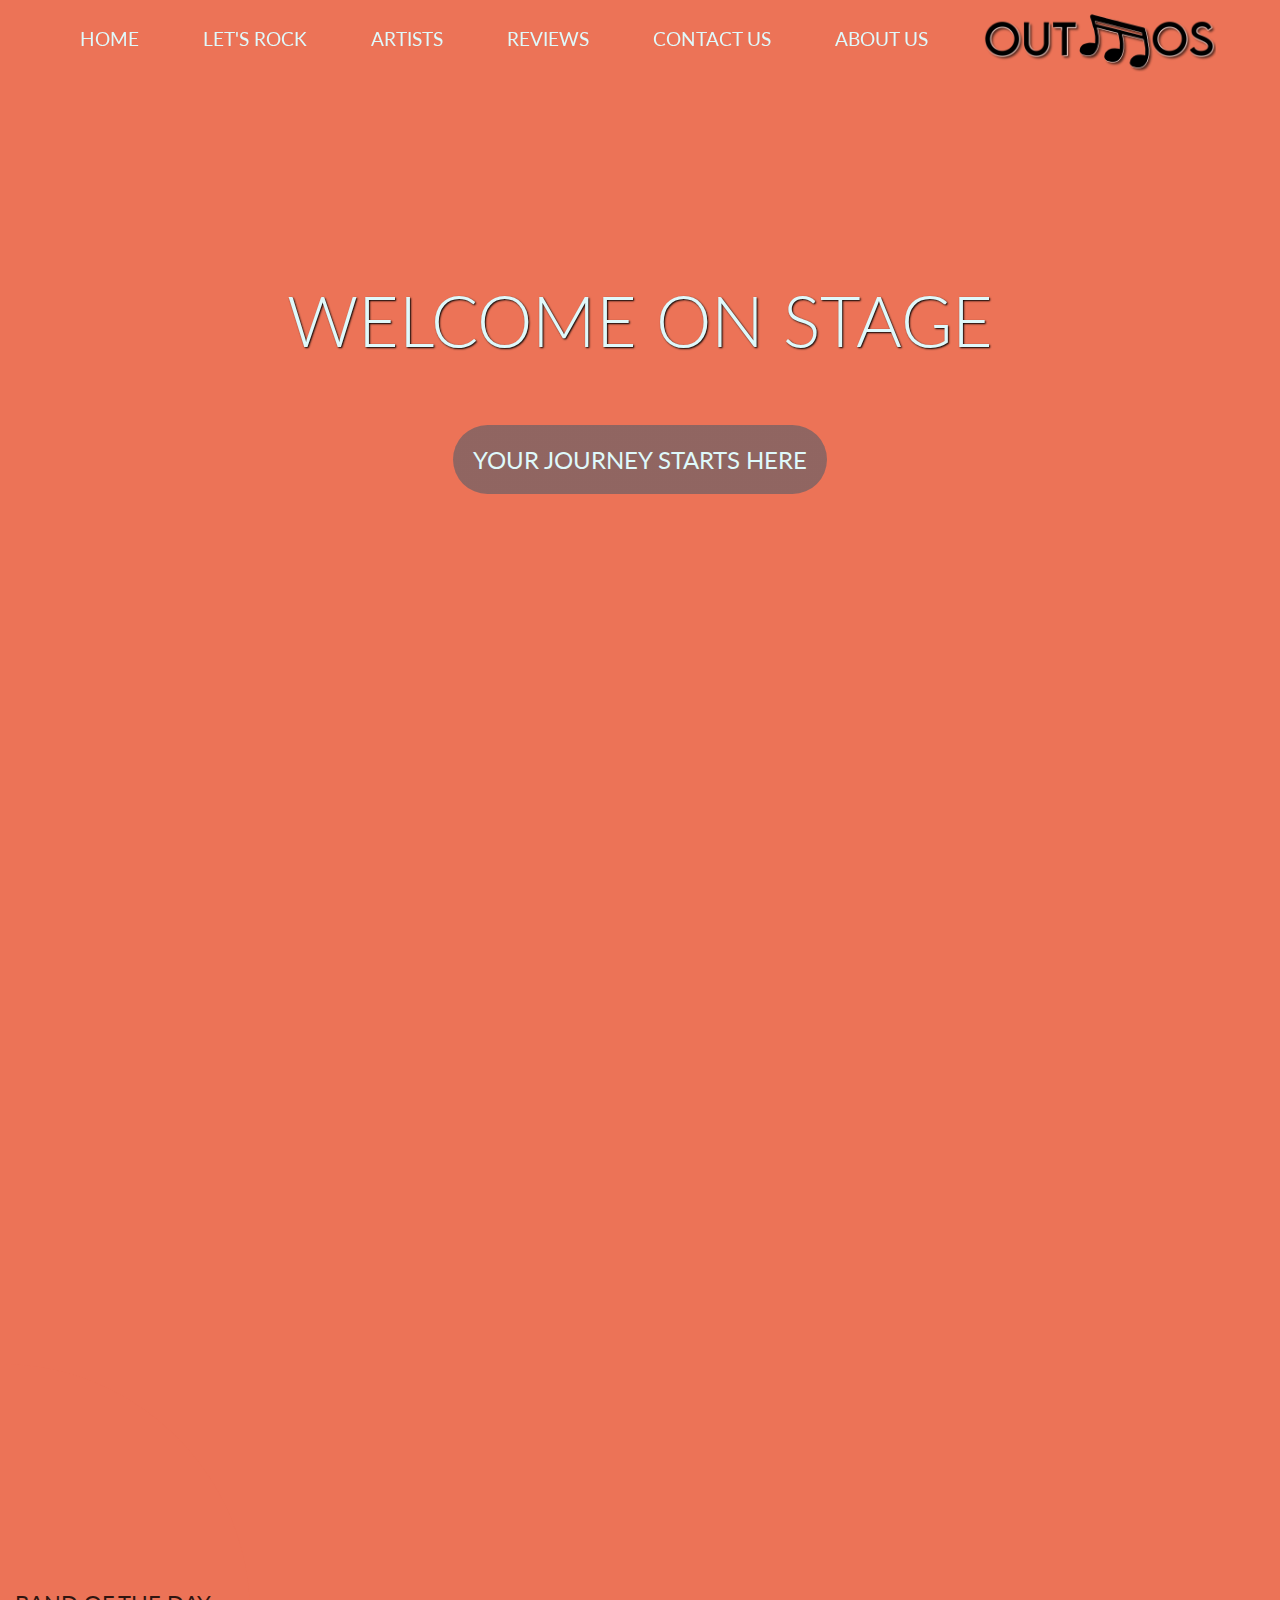
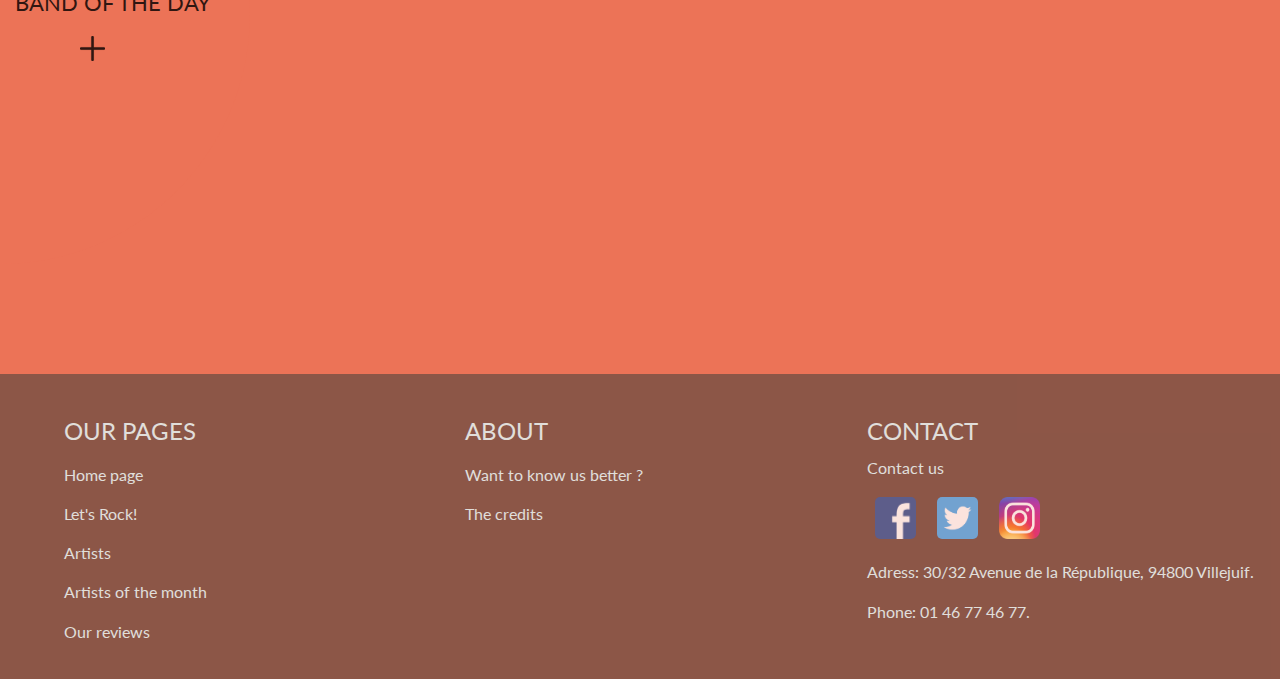
<file: index.html>
<!DOCTYPE html>
<html>
    <head>
        <meta charset="UTF-8">
        <link rel="stylesheet" href="public/css/style.css">
        <link rel="stylesheet" href="public/css/header.css">
        <link rel="stylesheet" href="public/css/hamburgers.css">
        <link rel="stylesheet" href="public/css/footer.css">
        
        <script defer src="public/js/script.js"></script>
        <script src="public/js/rellax.js"></script>
        <meta name="viewport" content="width=device-width, initial-scale=1.0">
        
        <title>OUTMOS</title>
    </head>
    <body id="index_body">
        <header id="h">
        
            <nav class="menu"> 
                <div class="nav_left" id="nl">
                        <a href="index.html" class="nav_link">Home</a>
                        <a href="sequencer.html" class="nav_link">Let's Rock</a>
                        <a href="artists.html" class="nav_link">Artists</a>
                        <a href="reviews.html" class="nav_link">Reviews</a>
                        <a href="contact.html" class="nav_link">Contact Us</a>
                        <a href="about.html" class="nav_link">About Us</a>
                </div>

                <button class="nav_toggle hamburger hamburger--collapse" type="button" id="burg" onclick="activate()">
                    <span class="hamburger-box">
                        <span class="hamburger-inner"></span>
                    </span>
                </button>
                
                <div class="nav_right">
                    <h1><a href="index.html"> <div class="logo"><img  src = "public/img/outmos.png" class="image" /></div></a></h1>
                </div>
                
            </nav>


        </header> 
        
        <main>
            <div>
                <div class="welcome">
                    <h1 class="welcome-title">WELCOME ON STAGE</h1>
                    <h2 class="welcome-sub">
                        <a href="sequencer.html" class="seq-link">Your journey starts here</a>
                        <a href="sequencer.html" class="seq-arrow"><img class="arrow" src="public/img/right arrow.png"></a>
                    
                    </h2>
                    
                </div>
                
                <div class="spot" id="P1">
                    <div id="circle">
                        <p id = textCircle>BAND OF THE DAY </p>
                        <div id = "imgArticle"><img src = "public/img/Plus1.png" onclick="expand()"></div>
                    </div>
                    <div id="art">
                        <div id ="artPhoto">
                            <div id="article">
                                <h2>Pearl Jam</h2>
                                <p id="ArticlePJ">Pearl Jam is one of the most well-known grunge band. The group is composed of Eddie Vedder (singer), Jeff Ament (bassist), Moke McCready (lead guitarist) Stone Gossard (guitarist) and finally Matt Cameron (drummer).</p>
                                <p id="ArticlePJ">They released their first album, <i>Ten</i>, in 1991. Back then, grunge music was starting to take off. With Nirvana providing a punk style, Soundgarden an alternative style and Alice in Chains a heavy metal style, Pearl Jam gave grunge a classic rock feel similar to The Who and Neil Young.</p>
                                <p id="ArticlePJ">After this widely acclaimed first album, Pearl Jam then came back with <i>Vs.</i> in 1993. It also was a huge success and ended up to be seven times platinum. This album features 12 powerful songs of which are two ballads <i>Daughter</i> and <i>Ederly Woman Behind the Counter in a Small Town</i></p>
                                <p id="ArticlePJ">Finally, Pearl Jam made 11 studio albums in total. The last one being <i>Gigaton</i>, released the 27th of March this year.</p>
                            </div>
                            <div id="ArticlePhoto" class="rellax" data-rellax-speed="-1">
                                <img class="rellax" data-rellax-speed="0" src = public/img/EddieVedder.jpg>
                                <p id="legende">Eddie Vedder</p>
                            </div>
                        </div>
                        <div id="close" onclick="closing()"><img src = "public/img/Cross.png"></div>
                    </div>
                    
                </div>
            </div>
        </main>
        
        <footer class = footer>
            <div class = footer_parts>
                <div id = pages>
                    <h2>OUR PAGES</h2>
                    <div id = liste_pages>
                        <ul>
                            <li><a href="index.html">Home page</a></li>
                            <li><a href="sequencer.html">Let's Rock!</a></li>
                            <li><a href="artists.html">Artists</a></li>
                            <li><a href="artists_of_the_month.html">Artists of the month</a></li>
                            <li><a href="reviews.html">Our reviews</a></li>
                        </ul>
                    </div>
                </div>
                <div id = us>
                    <h2>ABOUT</h2>
                    <div id = liste_us>
                        <ul>
                            <li><a href="about.html">Want to know us better ?</a></li>
                            <li><a href="credits.html">The credits</a></li>
                        </ul>
                    </div>
                </div>
                <div id = sociaux>
                    <h2>CONTACT</h2>
                    <div id = contact>
                        <a href="contact.html">Contact us</a>
                        <div>
                            <a href="https://www.facebook.com/Outmos-106783571067258"><img src = "public/img/Facebook.png" class = logos></a>
                            <a href="https://twitter.com/Outmos1"><img src = "public/img/Twitter.png" class = logos></a>
                            <a href="https://www.instagram.com/outmos_/"><img src = "public/img/Instagram.png" class = logos></a>
                        </div>
                        <ul>
                            <li>Adress: 30/32 Avenue de la République, 94800 Villejuif.</li>
                            <li>Phone: 01 46 77 46 77.</li>
                        </ul>
                    </div>
                </div>
            </div>
        </footer>
    </body>
    
</html>
</file>
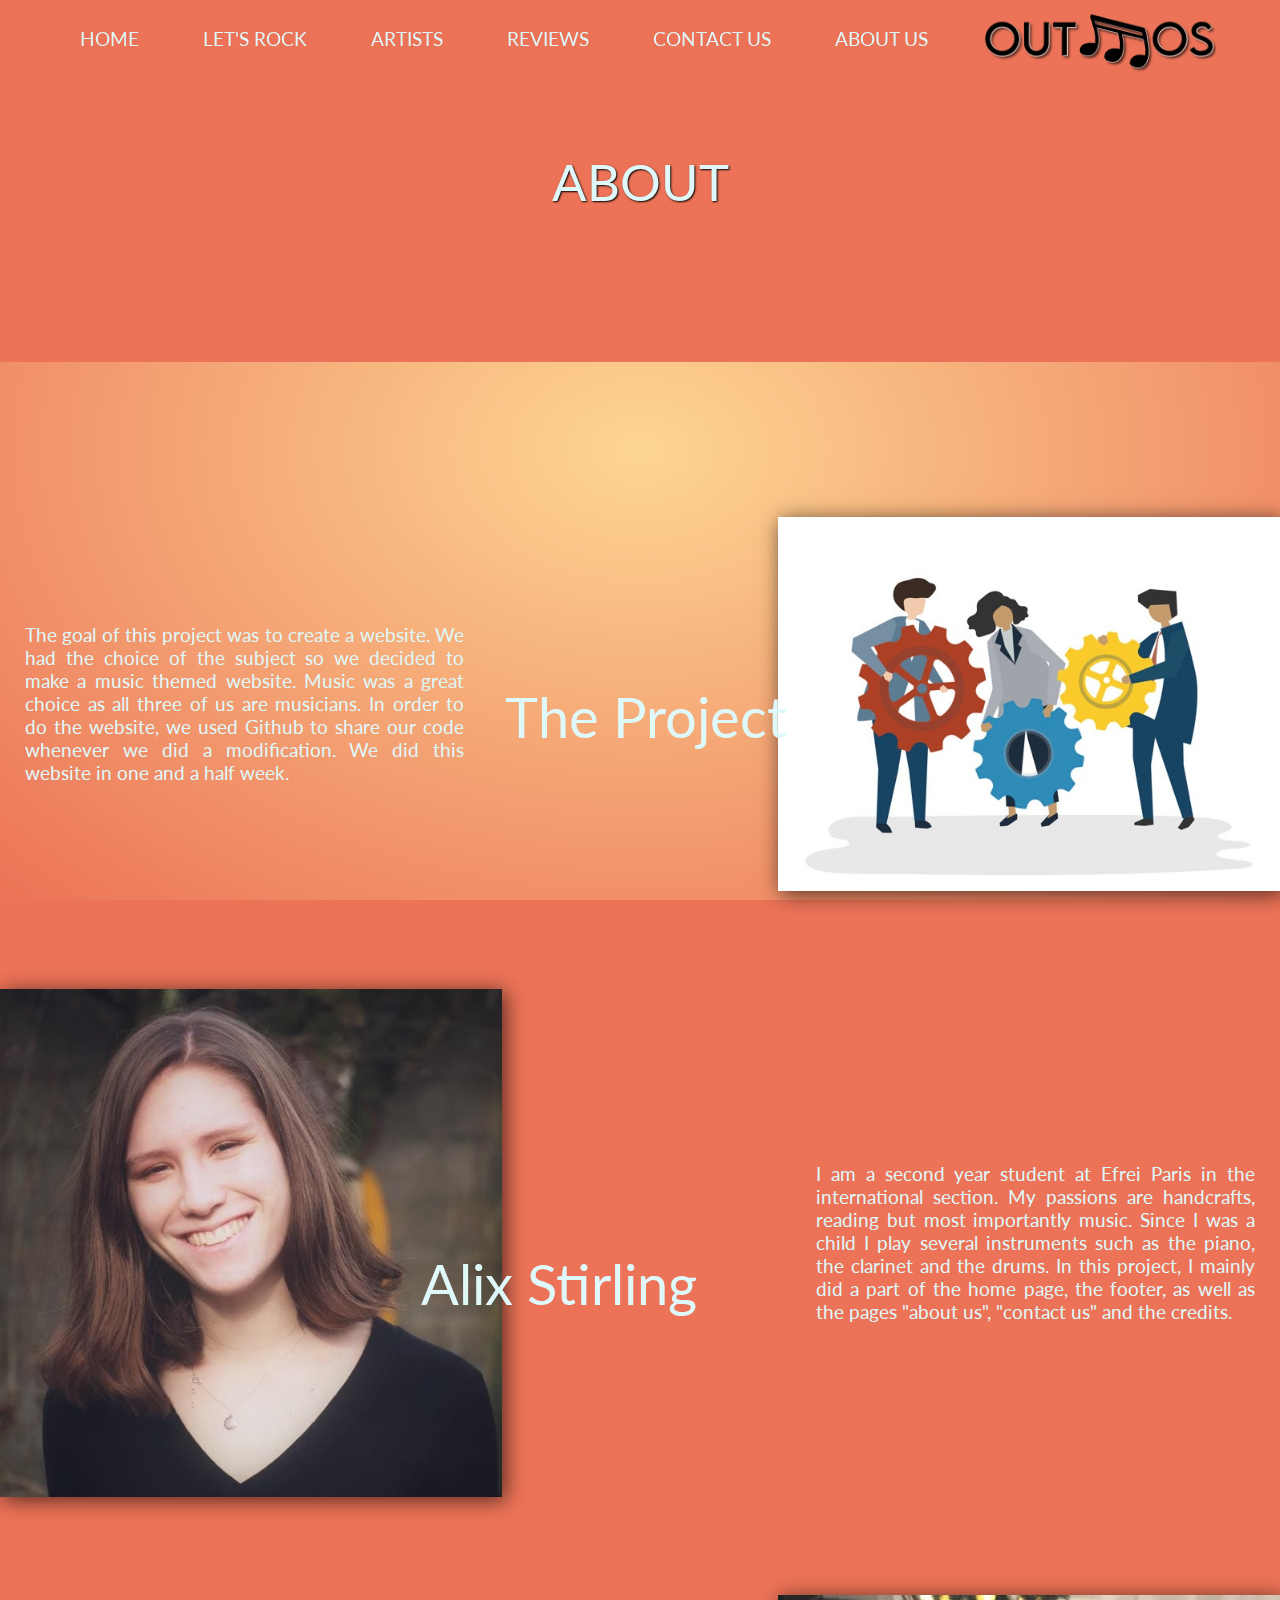
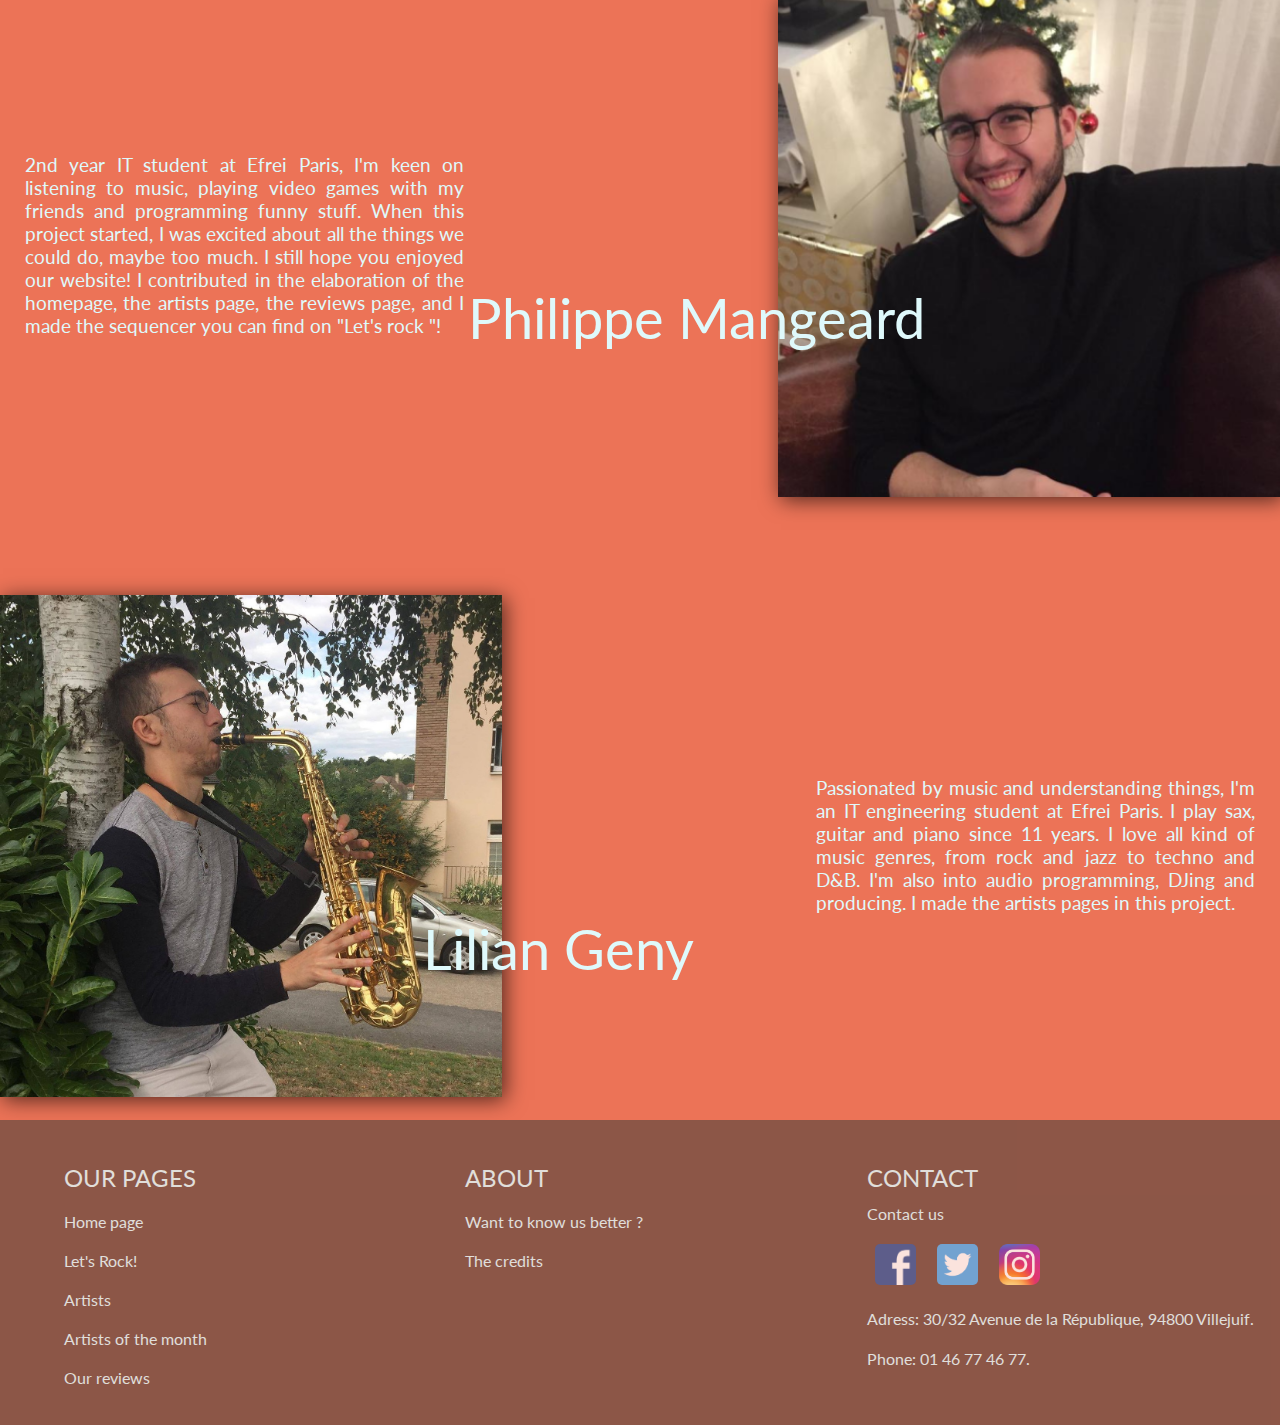
<file: about.html>
<!DOCTYPE html>
<html>
    <head>
        <meta charset="UTF-8">
        <link rel="stylesheet" href="public/css/style.css">
        <link rel="stylesheet" href="public/css/header.css">
        <link rel="stylesheet" href="public/css/hamburgers.css">
        <link rel="stylesheet" href="public/css/footer.css">
        <link rel="stylesheet" href="public/css/about.css">
        <script defer src="public/js/script.js"></script>
        <script src="public/js/rellax.js"></script>
        <title class = title>OUTMOS</title>
    </head>

    <body id="back">
        <header id="h">
        
            <nav class="menu"> 

                <div class="nav_left" id="nl">
                        <a href="index.html" class="nav_link">Home</a>
                        <a href="sequencer.html" class="nav_link">Let's Rock</a>
                        <a href="artists.html" class="nav_link">Artists</a>
                        <a href="reviews.html" class="nav_link">Reviews</a>
                        <a href="contact.html" class="nav_link">Contact Us</a>
                        <a href="about.html" class="nav_link">About us</a>
                </div>

                <button class="nav_toggle hamburger hamburger--collapse" type="button" id="burg" onclick="activate()">
                    <span class="hamburger-box">
                        <span class="hamburger-inner"></span>
                    </span>
                </button>
                
                <div class="nav_right">
                    <h1><a href="index.html"> <img src = "public/img/outmos.png" class="image" id="logo"/></a></h1>
                </div>
                
            </nav>

            
        </header> 
        
        <main>
            <h1 class="title">ABOUT</h1>
            <div class=about id="about">
                <div id="project">
                    <div class="imgAbout" ><img src = "public/img/Project.jpg"></div>
                    <h3 class="rellax" data-rellax-speed="0.5">The Project</h3>
                    <P>The goal of this project was to create a website. We had the choice of the subject so we decided to make a music themed website. 
                        Music was a great choice as all three of us are musicians. In order to do the website, we used Github to share our code whenever we did a modification.
                        We did this website in one and a half week.
                    </P>
                </div>
                <div id="we">
                    <div id="Alix">
                        <div class="imgAbout" ><img src = "public/img/Alix.jpg"></div>
                        <h3 class="rellax" data-rellax-speed="0.5">Alix Stirling</h3>
                        <p>I am a second year student at Efrei Paris in the international section. My passions are handcrafts, reading but most importantly music. Since I was a child I play several instruments such as the piano, the clarinet and the drums. 
                            In this project, I mainly did a part of the home page, the footer, as well as the pages "about us", "contact us" and the credits.
                        </p>
                    </div>
                    <div id="Philippe">
                        <div class="imgAbout"><img src = "public/img/Philippe.png"></div>
                        <h3 class="rellax" data-rellax-speed="0.5">Philippe Mangeard</h3>
                        <p>2nd year IT student at Efrei Paris, I'm keen on listening to music, playing video games with my friends and programming funny stuff. 
                            When this project started, I was excited about all the things we could do, maybe too much. I still hope you enjoyed our website! 
                            I contributed in the elaboration of the homepage, the artists page, the reviews page, and I made the sequencer you can find on "Let's rock "!
                        </p>
                    </div>
                    <div id="Lilian">
                        <div class="imgAbout"><img src = "public/img/Lilian.jpg"></div>
                        <h3 class="rellax" data-rellax-speed="0.5">Lilian Geny</h3>
                        <p>Passionated by music and understanding things, I'm an IT engineering student at Efrei Paris. I play sax, guitar and piano since 11 years. I love all kind of music genres, from rock and jazz to techno and D&B.
                            I'm also into audio programming, DJing and producing. 
                            I made the artists pages in this project.
                        </p>
                    </div>
                </div>
            </div>
        </main>
        
        <footer class = footer>
            <div class = footer_parts>
                <div id = pages>
                    <h2>OUR PAGES</h2>
                    <div id = liste_pages>
                        <ul>
                            <li><a href="index.html">Home page</a></li>
                            <li><a href="sequencer.html">Let's Rock!</a></li>
                            <li><a href="artists.html">Artists</a></li>
                            <li><a href="artists_of_the_month.html">Artists of the month</a></li>
                            <li><a href="reviews.html">Our reviews</a></li>
                        </ul>
                    </div>
                </div>
                <div id = us>
                    <h2>ABOUT</h2>
                    <div id = liste_us>
                        <ul>
                            <li><a href="about.html">Want to know us better ?</a></li>
                            <li><a href="credits.html">The credits</a></li>
                        </ul>
                    </div>
                </div>
                <div id = sociaux>
                    <h2>CONTACT</h2>
                    <div id = contact>
                        <a href="contact.html">Contact us</a>
                        <div>
                            <a href="https://www.facebook.com/Outmos-106783571067258"><img src = "public/img/Facebook.png" class = logos></a>
                            <a href="https://twitter.com/Outmos1"><img src = "public/img/Twitter.png" class = logos></a>
                            <a href="https://www.instagram.com/outmos_/"><img src = "public/img/Instagram.png" class = logos></a>
                        </div>
                        <ul>
                            <li>Adress: 30/32 Avenue de la République, 94800 Villejuif.</li>
                            <li>Phone: 01 46 77 46 77.</li>
                        </ul>
                    </div>
                </div>
            </div>
        </footer>
    </body>

</html>
</file>
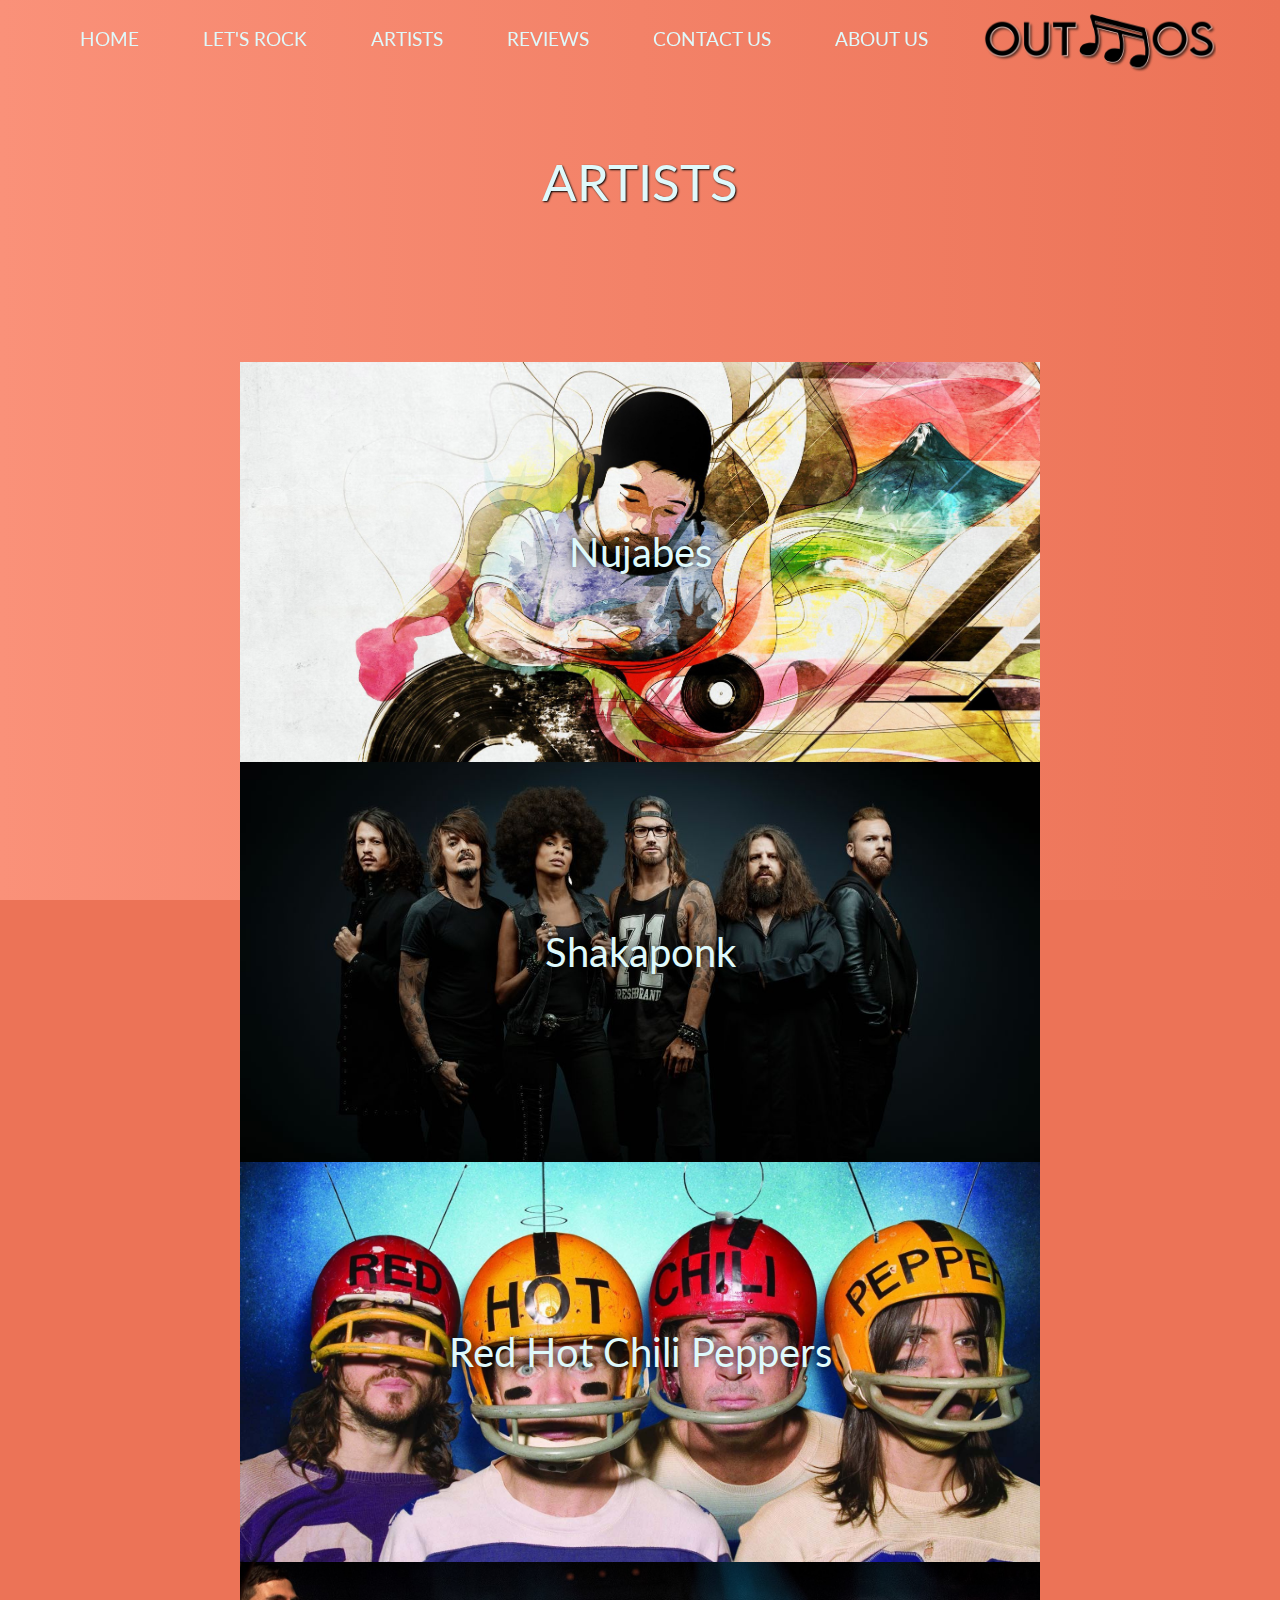
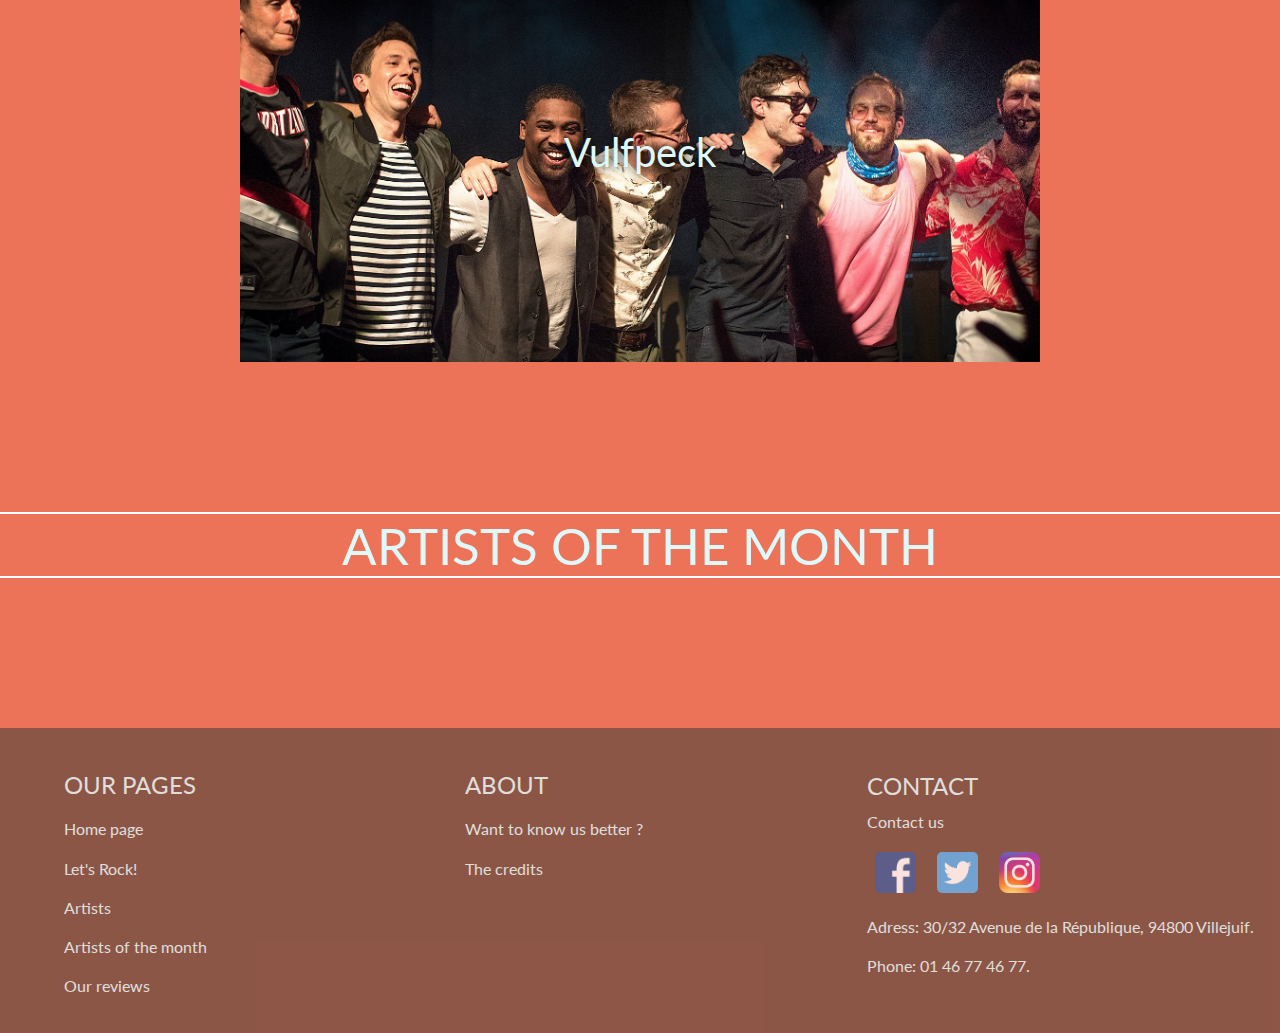
<file: artists.html>
<!DOCTYPE html>
<html>
    <head>
        <meta charset="UTF-8">
        <link rel="stylesheet" href="public/css/style.css">
        <link rel="stylesheet" href="public/css/header.css">
        <link rel="stylesheet" href="public/css/hamburgers.css">   
        <link rel="stylesheet" href="public/css/footer.css"> 
        <link rel="stylesheet" href="public/css/artists.css"> 
        <script defer src="public/js/script.js"></script>
        <script src="public/js/rellax.js"></script>
        
        <meta name="viewport" content="width=device-width, initial-scale=1.0">
        
        <title class = title>OUTMOS</title>
    </head>
    <body >
        <header id="h">
        
            <nav class="menu"> 

                <div class="nav_left" id="nl">
                        <a href="index.html" class="nav_link">Home</a>
                        <a href="sequencer.html" class="nav_link">Let's Rock</a>
                        <a href="artists.html" class="nav_link">Artists</a>
                        <a href="reviews.html" class="nav_link">Reviews</a>
                        <a href="contact.html" class="nav_link">Contact Us</a>
                        <a href="about.html" class="nav_link">About Us</a>
                </div>

                <button class="nav_toggle hamburger hamburger--collapse" type="button" id="burg" onclick="activate()">
                    <span class="hamburger-box">
                        <span class="hamburger-inner"></span>
                    </span>
                </button>
                
                <div class="nav_right">
                    <h1><a href="index.html"> <img src = "public/img/outmos.png" class="image" id="logo"/></a></h1>
                </div>
                
            </nav>

            
        </header> 
        
        <main>
           
            <h1 class="title">Artists</h1>
           <div class="artists">
                <div class="first" id="nujabes" style="background-image: url('public/img/nujabes.jpg');"> <a href="nujabes.html"> <p class="artist_text"> Nujabes </p> </a> </div>
                <div class="first" id="shaka" style="background-image: url('public/img/shakaponk.jpg');"> <a href="shakaponk.html"> <p class="artist_text">Shakaponk</p>   </a> </div>
                <div class="first" id="shaka" style="background-image: url('public/img/rhcp.jpg');"> <a href="rhcp.html"> <p class="artist_text">Red Hot Chili Peppers</p>   </a> </div>
                <div class="first" id="shaka" style="background-image: url('public/img/Vulfpeck.jpg');"> <a href="vulfpeck.html"> <p class="artist_text">Vulfpeck</p>   </a> </div>
           </div>

           <a href="artists_of_the_month.html"> <h1 class="title" id="special">Artists of the month</h1></a>


        </main>
        <footer class = footer>
            <div class = footer_parts>
                <div id = pages>
                    <h2>OUR PAGES</h2>
                    <div id = liste_pages>
                        <ul>
                            <li><a href="index.html">Home page</a></li>
                            <li><a href="sequencer.html">Let's Rock!</a></li>
                            <li><a href="artists.html">Artists</a></li>
                            <li><a href="artists_of_the_month.html">Artists of the month</a></li>
                            <li><a href="reviews.html">Our reviews</a></li>
                        </ul>
                    </div>
                </div>
                <div id = us>
                    <h2>ABOUT</h2>
                    <div id = liste_us>
                        <ul>
                            <li><a href="about.html">Want to know us better ?</a></li>
                            <li><a href="credits.html">The credits</a></li>
                        </ul>
                    </div>
                </div>
                <div id = sociaux>
                    <h2>CONTACT</h2>
                    <div id = contact>
                        <a href="contact.html">Contact us</a>
                        <div>
                            <a href="https://www.facebook.com/Outmos-106783571067258"><img src = "public/img/Facebook.png" class = logos></a>
                            <a href="https://twitter.com/Outmos1"><img src = "public/img/Twitter.png" class = logos></a>
                            <a href="https://www.instagram.com/outmos_/"><img src = "public/img/Instagram.png" class = logos></a>
                        </div>
                        <ul>
                            <li>Adress: 30/32 Avenue de la République, 94800 Villejuif.</li>
                            <li>Phone: 01 46 77 46 77.</li>
                        </ul>
                    </div>
                </div>
            </div>
        </footer>
    </body>

</html>
</file>
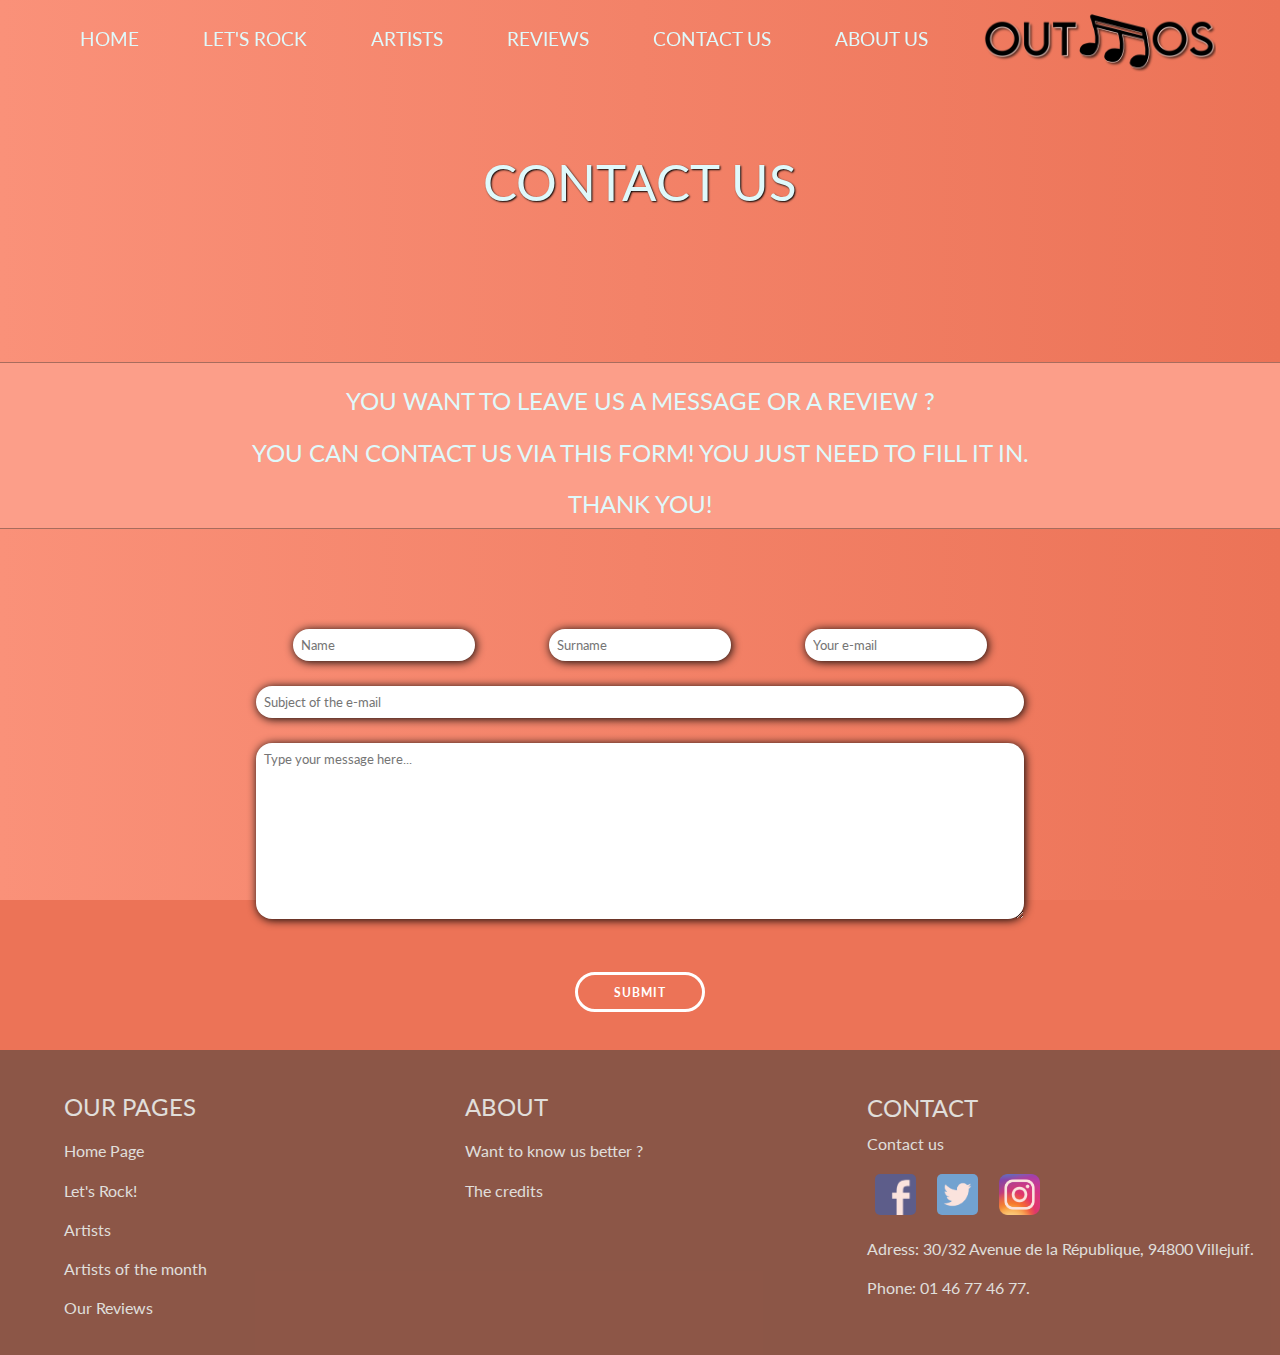
<file: contact.html>
<!DOCTYPE html>
<html>
    <head>
        <meta charset="UTF-8">
        <link rel="stylesheet" href="public/css/style.css">
        <link rel="stylesheet" href="public/css/header.css">
        <link rel="stylesheet" href="public/css/hamburgers.css">
        <link rel="stylesheet" href="public/css/footer.css">
        <link rel="stylesheet" href="public/css/contact.css">
        <link rel="stylesheet" href="public/css/reviews.css">
        <script defer src="public/js/script.js"></script>
        <script defer src="public/js/form.js"></script>
        <script src="public/js/rellax.js"></script>
        <title class = title>OUTMOS</title>
    </head>

    <body>
        <header id="h">
        
            <nav class="menu"> 

                <div class="nav_left" id="nl">
                        <a href="index.html" class="nav_link">Home</a>
                        <a href="sequencer.html" class="nav_link">Let's Rock</a>
                        <a href="artists.html" class="nav_link">Artists</a>
                        <a href="reviews.html" class="nav_link">Reviews</a>
                        <a href="contact.html" class="nav_link">Contact Us</a>
                        <a href="about.html" class="nav_link">About Us</a>
                </div>

                <button class="nav_toggle hamburger hamburger--collapse" type="button" id="burg" onclick="activate()">
                    <span class="hamburger-box">
                        <span class="hamburger-inner"></span>
                    </span>
                </button>
                
                <div class="nav_right">
                    <h1><a href="index.html"> <img src = "public/img/outmos.png" class="image" id="logo"/></a></h1>
                </div>
                
            </nav>

            
        </header> 
        
        <main>
            <h1 class="title">Contact us</h1>
            <div class="subtitles">
                <h2>You want to leave us a message or a review ?</h2>
                <h2>You can contact us via this form! You just need to fill it in.</h2>
                <h2>Thank you!</h2>
            </div>

            <form class="form_contact"> 
                <div class="names">
                    <div class="name">
                        <label for="name"></label>
                        <input type="text" id="name" name="Name" placeholder="Name" required>
                    </div>

                    <div class="surname">
                        <label for="surname"></label>
                        <input type="text" id="surname" name="Surname" placeholder="Surname" required>
                    </div>
                    <div class="email">
                        <label for="email"></label>
                        <input type="email" id="email" name="Email" placeholder="Your e-mail" required>
                    </div>
                </div>  
                    
                    <div class="subject">
                        <label for="subject"></label>
                        <input type="text" id="subject" name="sname" placeholder="Subject of the e-mail">
                    </div>
                    <div class="message">
                        <textarea name="message" id="message_content" cols="30" rows="10" placeholder="Type your message here..." maxlength="300"></textarea>
                    </div>      
            </form>
            <div class="button_line">
                <button type="button" id="done_button" class="d_button" onclick="submit_form();"></button>
            </div>

        </main>
        
        <footer class = footer>
            <div class = footer_parts>
                <div id = pages>
                    <h2>OUR PAGES</h2>
                    <div id = liste_pages>
                        <ul>
                            <li><a href="index.html">Home Page</a></li>
                            <li><a href="sequencer.html">Let's Rock!</a></li>
                            <li><a href="artists.html">Artists</a></li>
                            <li><a href="artists_of_the_month.html">Artists of the month</a></li>
                            <li><a href="reviews.html">Our Reviews</a></li>
                        </ul>
                    </div>
                </div>
                <div id = us>
                    <h2>ABOUT</h2>
                    <div id = liste_us>
                        <ul>
                            <li><a href="about.html">Want to know us better ?</a></li>
                            <li><a href="credits.html">The credits</a></li>
                        </ul>
                    </div>
                </div>
                <div id = sociaux>
                    <h2>CONTACT</h2>
                    <div id = contact>
                        <a href="contact.html">Contact us</a>
                        <div>
                            <a href="https://www.facebook.com/Outmos-106783571067258"><img src = "public/img/Facebook.png" class = logos></a>
                            <a href="https://twitter.com/Outmos1"><img src = "public/img/Twitter.png" class = logos></a>
                            <a href="https://www.instagram.com/outmos_/"><img src = "public/img/Instagram.png" class = logos></a>
                        </div>
                        <ul>
                            <li>Adress: 30/32 Avenue de la République, 94800 Villejuif.</li>
                            <li>Phone: 01 46 77 46 77.</li>
                        </ul>
                    </div>
                </div>
            </div>
        </footer>
    </body>

</html>
</file>
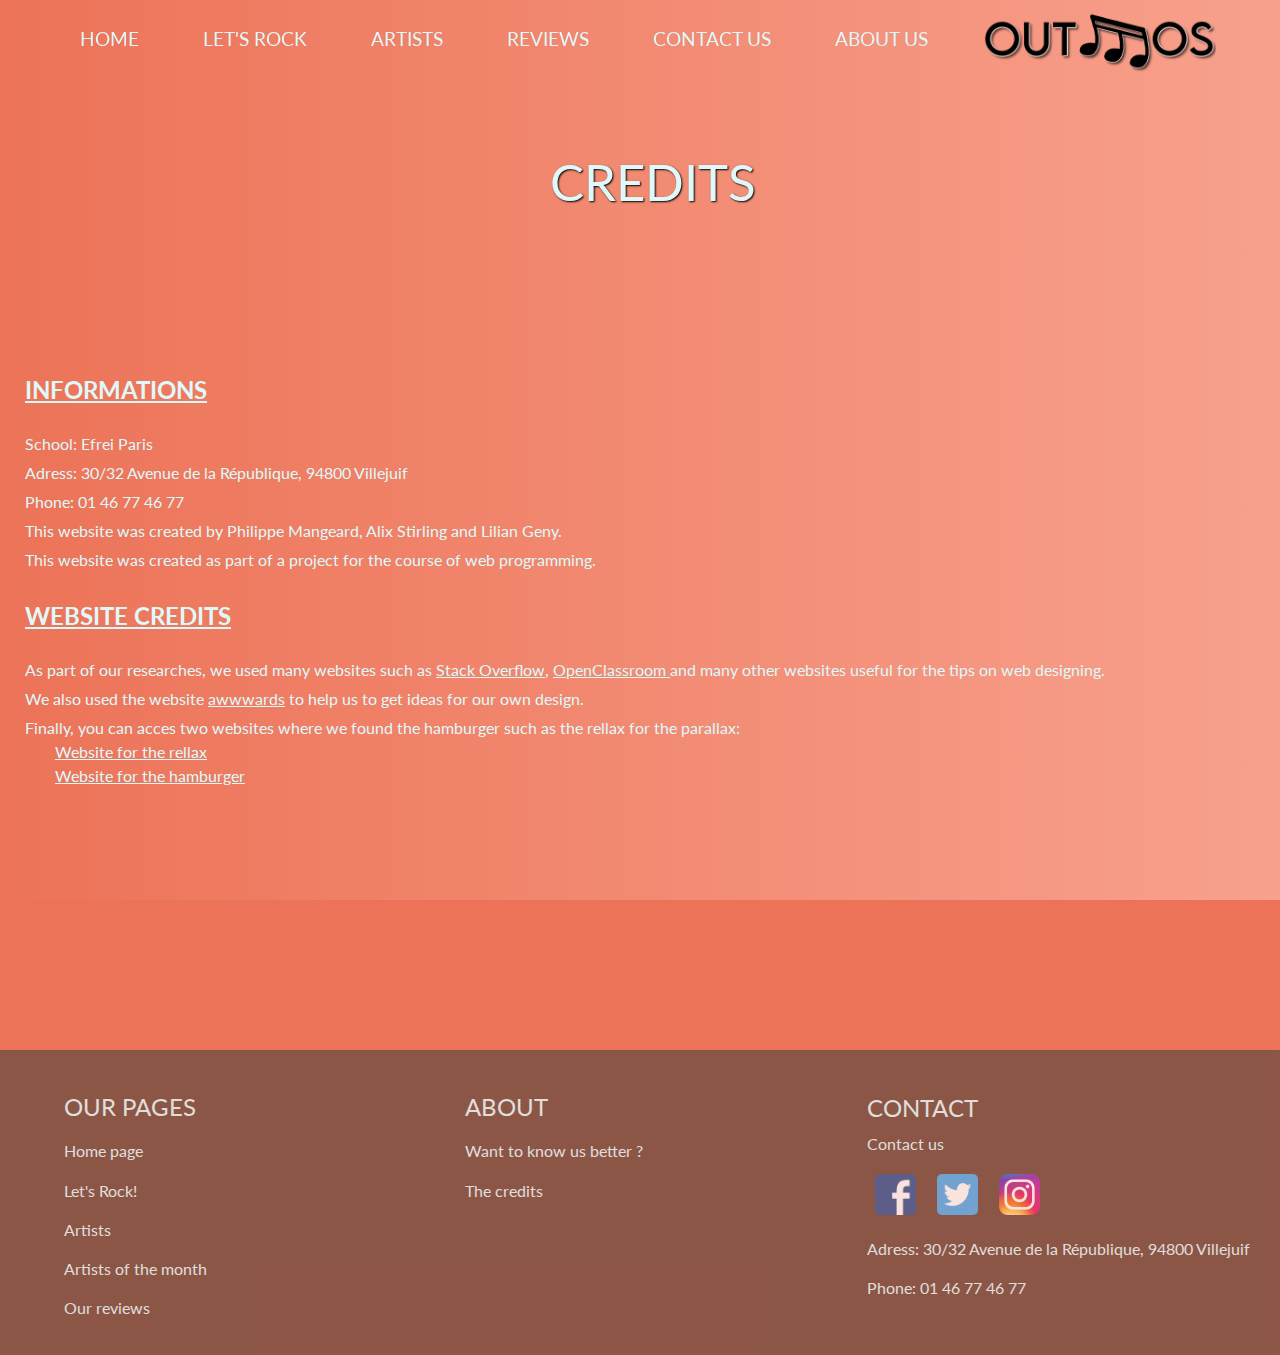
<file: credits.html>
<!DOCTYPE html>
<html>
    <head>
        <meta charset="UTF-8">
        <link rel="stylesheet" href="public/css/style.css">
        <link rel="stylesheet" href="public/css/header.css">
        <link rel="stylesheet" href="public/css/hamburgers.css">
        <link rel="stylesheet" href="public/css/footer.css">
        <link rel="stylesheet" href="public/css/credit.css">
        <script defer src="public/js/script.js"></script>
        <script src="public/js/rellax.js"></script>
        <title class = title>OUTMOS</title>
    </head>

    <body>
        <header id="h">
        
            <nav class="menu"> 

                <div class="nav_left" id="nl">
                        <a href="index.html" class="nav_link">Home</a>
                        <a href="sequencer.html" class="nav_link">Let's Rock</a>
                        <a href="artists.html" class="nav_link">Artists</a>
                        <a href="reviews.html" class="nav_link">Reviews</a>
                        <a href="contact.html" class="nav_link">Contact Us</a>
                        <a href="about.html" class="nav_link">About Us</a>
                </div>

                <button class="nav_toggle hamburger hamburger--collapse" type="button" id="burg" onclick="activate()">
                    <span class="hamburger-box">
                        <span class="hamburger-inner"></span>
                    </span>
                </button>
                
                <div class="nav_right">
                    <h1><a href="index.html"> <img src = "public/img/outmos.png" class="image" id="logo"/></a></h1>
                </div>
                
            </nav>

            
        </header> 
        
        <main>
            <div class="corp">
                <h1 class="title">Credits</h1>
                <div class="Info">
                    <h2>Informations</h2>
                    <p>School: Efrei Paris</p>
                    <p>Adress: 30/32 Avenue de la République, 94800 Villejuif</p>
                    <p>Phone: 01 46 77 46 77</p>
                    <p>This website was created by Philippe Mangeard, Alix Stirling and Lilian Geny.</p>
                    <p>This website was created as part of a project for the course of web programming.</p>
                </div>
                <div class="credits">
                    <h2>Website credits</h2>
                    <p>As part of our researches, we used many websites such as <a href="https://stackoverflow.com/">Stack Overflow</a>, <a href="https://openclassrooms.com/fr/">OpenClassroom </a>and many other websites useful for the tips on web designing.</p>
                    <p>We also used the website <a href = "https://www.awwwards.com/">awwwards</a> to help us to get ideas for our own design.</p>
                    <p>Finally, you can acces two websites where we found the hamburger such as the rellax for the parallax:</p>
                    <ul>
                        <li><a href = "https://dixonandmoe.com/rellax/">Website for the rellax</a></li>
                        <li id="ham"><a href = "https://jonsuh.com/hamburgers/">Website for the hamburger</a></li>
                    </ul>  
                </div>
                
            </div>        
            
        </main>
        
        <footer class = footer>
            <div class = footer_parts>
                <div id = pages>
                    <h2>OUR PAGES</h2>
                    <div id = liste_pages>
                        <ul>
                            <li><a href="index.html">Home page</a></li>
                            <li><a href="sequencer.html">Let's Rock!</a></li>
                            <li><a href="artists.html">Artists</a></li>
                            <li><a href="artists_of_the_month.html">Artists of the month</a></li>
                            <li><a href="reviews.html">Our reviews</a></li>
                        </ul>
                    </div>
                </div>
                <div id = us>
                    <h2>ABOUT</h2>
                    <div id = liste_us>
                        <ul>
                            <li><a href="about.html">Want to know us better ?</a></li>
                            <li><a href="credits.html">The credits</a></li>
                        </ul>
                    </div>
                </div>
                <div id = sociaux>
                    <h2>CONTACT</h2>
                    <div id = contact>
                        <a href="contact.html">Contact us</a>
                        <div>
                            <a href="https://www.facebook.com/Outmos-106783571067258"><img src = "public/img/Facebook.png" class = logos></a>
                            <a href="https://twitter.com/Outmos1"><img src = "public/img/Twitter.png" class = logos></a>
                            <a href="https://www.instagram.com/outmos_/"><img src = "public/img/Instagram.png" class = logos></a>
                        </div>
                        <ul>
                            <li>Adress: 30/32 Avenue de la République, 94800 Villejuif</li>
                            <li>Phone: 01 46 77 46 77</li>
                        </ul>
                    </div>
                </div>
            </div>
        </footer>
    </body>

</html>
</file>
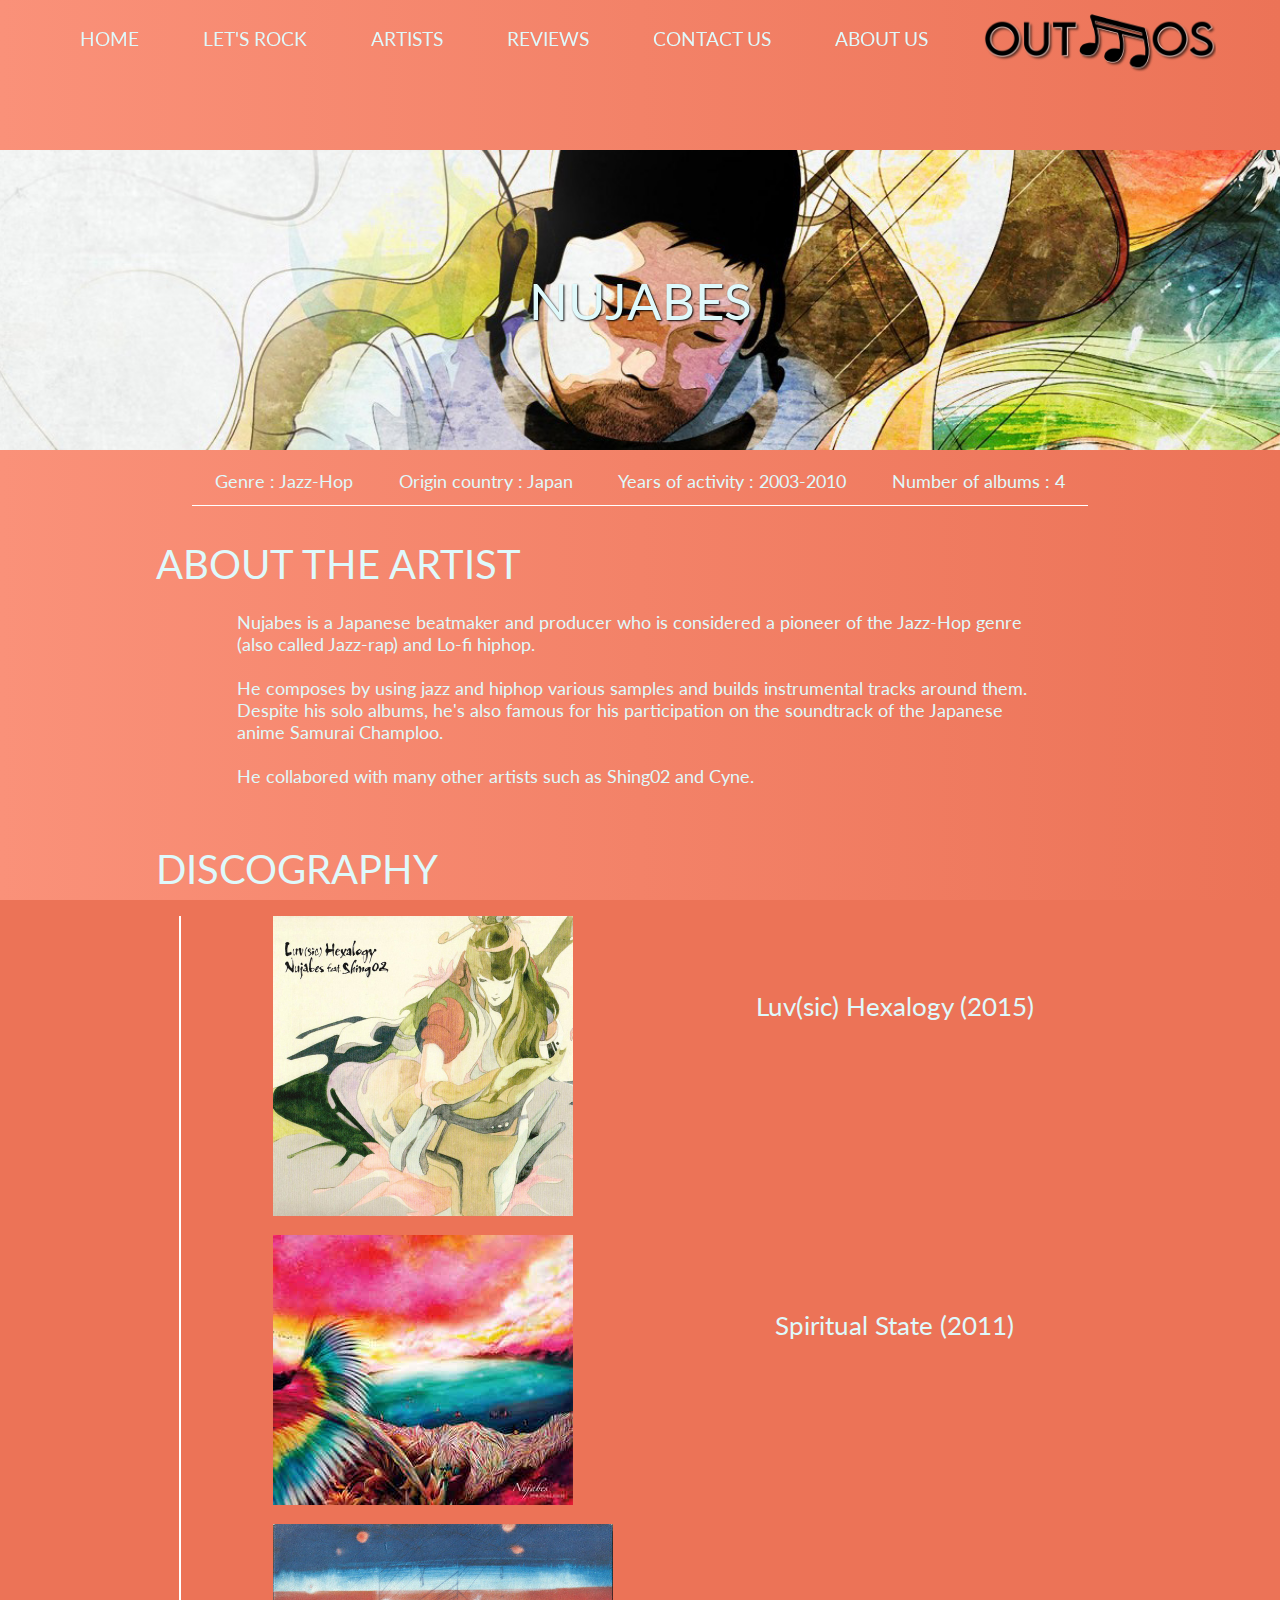
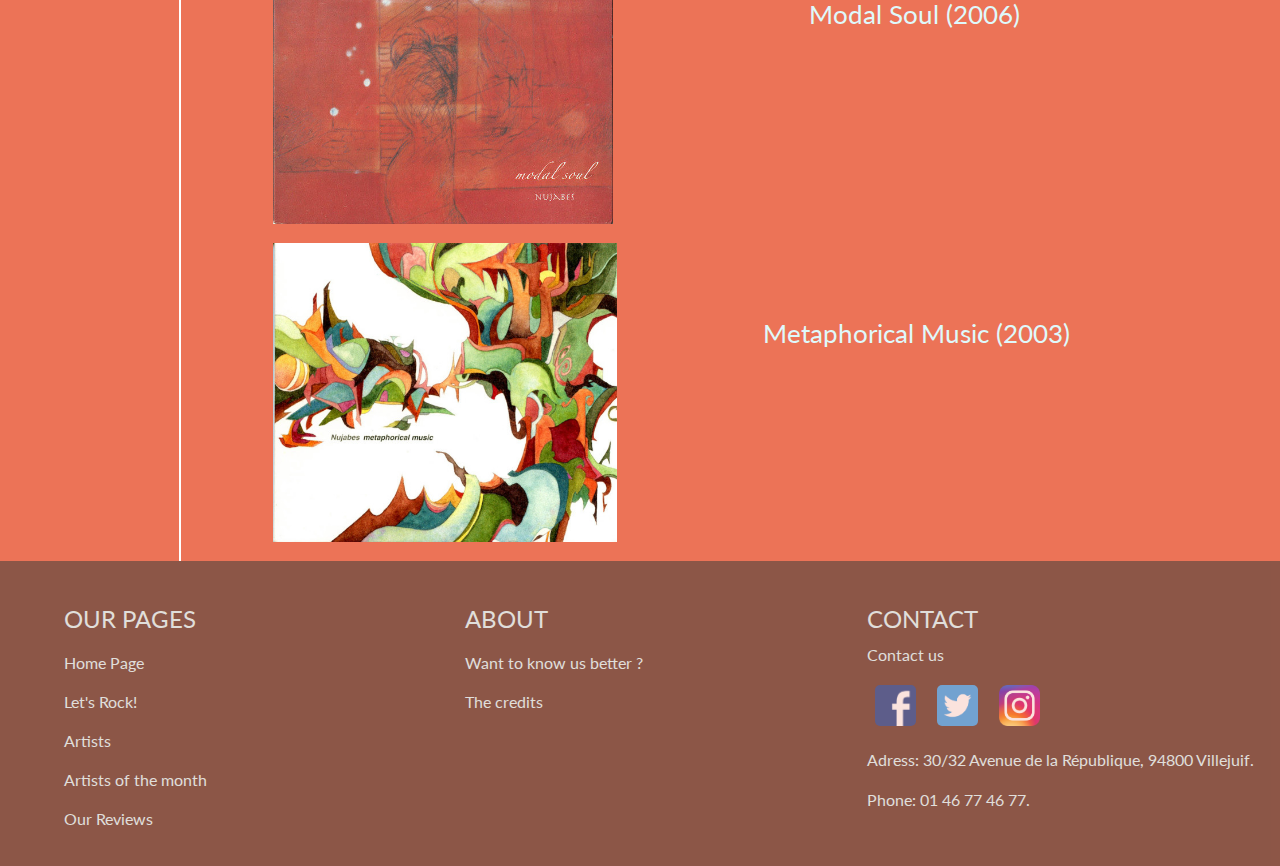
<file: nujabes.html>
<!DOCTYPE html>
<html>
    <head>
        <meta charset="UTF-8">
        <link rel="stylesheet" href="public/css/style.css">
        <link rel="stylesheet" href="public/css/header.css">
        <link rel="stylesheet" href="public/css/hamburgers.css">
        <link rel="stylesheet" href="public/css/footer.css">
        <script defer src="public/js/script.js"></script>
        <script src="public/js/rellax.js"></script>
        <title class = title>OUTMOS</title>
    </head>
    <body>
        <header id="h">
        
            <nav class="menu"> 

                <div class="nav_left" id="nl">
                        <a href="index.html" class="nav_link">Home</a>
                        <a href="sequencer.html" class="nav_link">Let's Rock</a>
                        <a href="artists.html" class="nav_link">Artists</a>
                        <a href="reviews.html" class="nav_link">Reviews</a>
                        <a href="contact.html" class="nav_link">Contact Us</a>
                        <a href="about.html" class="nav_link">About Us</a>
                </div>

                <button class="nav_toggle hamburger hamburger--collapse" type="button" id="burg" onclick="activate()">
                    <span class="hamburger-box">
                        <span class="hamburger-inner"></span>
                    </span>
                </button>
                
                <div class="nav_right">
                    <h1><a href="index.html"> <img src = "public/img/outmos.png" class="image" id="logo"/></a></h1>
                </div>
                
            </nav>

            
        </header> 
        
        <main>
            <div class="bandphoto" style="background-image: url('public/img/nujabes.jpg');"> <h1 class="title" >Nujabes</h1> </div>
            

            <div class="quickinfos">
                <span class="infos"><p>Genre : Jazz-Hop </p></span>
                <span class="infos"><p>Origin country : Japan </p></span>
                <span class="infos">  <p> Years of activity : 2003-2010</p> </span>
                <span class="infos"> <p> Number of albums : 4 </p></span>
            
            </div>

            <div class="Bio">
                <h2 class="Bio1">About the Artist</h2>
                <p class="Bio2"> Nujabes is a Japanese beatmaker and producer who is considered a pioneer of the Jazz-Hop genre (also called Jazz-rap)
                    and Lo-fi hiphop.

                    <br><br> He composes by using jazz and hiphop various samples and builds instrumental tracks around them. <br>
                    Despite his solo albums, he's also famous for his participation on the soundtrack of the Japanese anime Samurai Champloo. 
                    <br><br>He collabored with many other artists such as Shing02 and Cyne. 
                </p>

            </div>
            
            <div class="Bio">
                <h2 class="Bio1">Discography</h2>

                    <div class="album">
                        <img src="public/img/Albums/luvsic.jpg" class="albumphoto">
                        <p class="albumtext"> Luv(sic) Hexalogy (2015) </p>
                    </div>

                    <div class="album">
                        <img src="public/img/Albums/spiritstate.jpg" class="albumphoto">
                        <p class="albumtext"> Spiritual State (2011)</p>
                    </div>

                    <div class="album">
                        <img src="public/img/Albums/modalsoul.jpg" class="albumphoto">
                        <p class="albumtext"> Modal Soul (2006)</p>
                    </div>
                    
                    <div class="album">
                        <img src="public/img/Albums/metaphmusic.jpg" class="albumphoto">
                        <p class="albumtext"> Metaphorical Music (2003)</p>
                    </div>
                    

            </div>

            
        </main>
        
        <footer class = footer>
            <div class = footer_parts>
                <div id = pages>
                    <h2>OUR PAGES</h2>
                    <div id = liste_pages>
                        <ul>
                            <li><a href="index.html">Home Page</a></li>
                            <li><a href="sequencer.html">Let's Rock!</a></li>
                            <li><a href="artists.html">Artists</a></li>
                            <li><a href="artists_of_the_month.html">Artists of the month</a></li>
                            <li><a href="reviews.html">Our Reviews</a></li>
                        </ul>
                    </div>
                </div>
                <div id = us>
                    <h2>ABOUT</h2>
                    <div id = liste_us>
                        <ul>
                            <li><a href="about.html">Want to know us better ?</a></li>
                            <li><a href="credits.html">The credits</a></li>
                        </ul>
                    </div>
                </div>
                <div id = sociaux>
                    <h2>CONTACT</h2>
                    <div id = contact>
                        <a href="contact.html">Contact us</a>
                        <div>
                            <a href="https://www.facebook.com/Outmos-106783571067258"><img src = "public/img/Facebook.png" class = logos></a>
                            <a href="https://twitter.com/Outmos1"><img src = "public/img/Twitter.png" class = logos></a>
                            <a href="https://www.instagram.com/outmos_/"><img src = "public/img/Instagram.png" class = logos></a>
                        </div>
                        <ul>
                            <li>Adress: 30/32 Avenue de la République, 94800 Villejuif.</li>
                            <li>Phone: 01 46 77 46 77.</li>
                        </ul>
                    </div>
                </div>
            </div>
        </footer>
    </body>

</html>
</file>
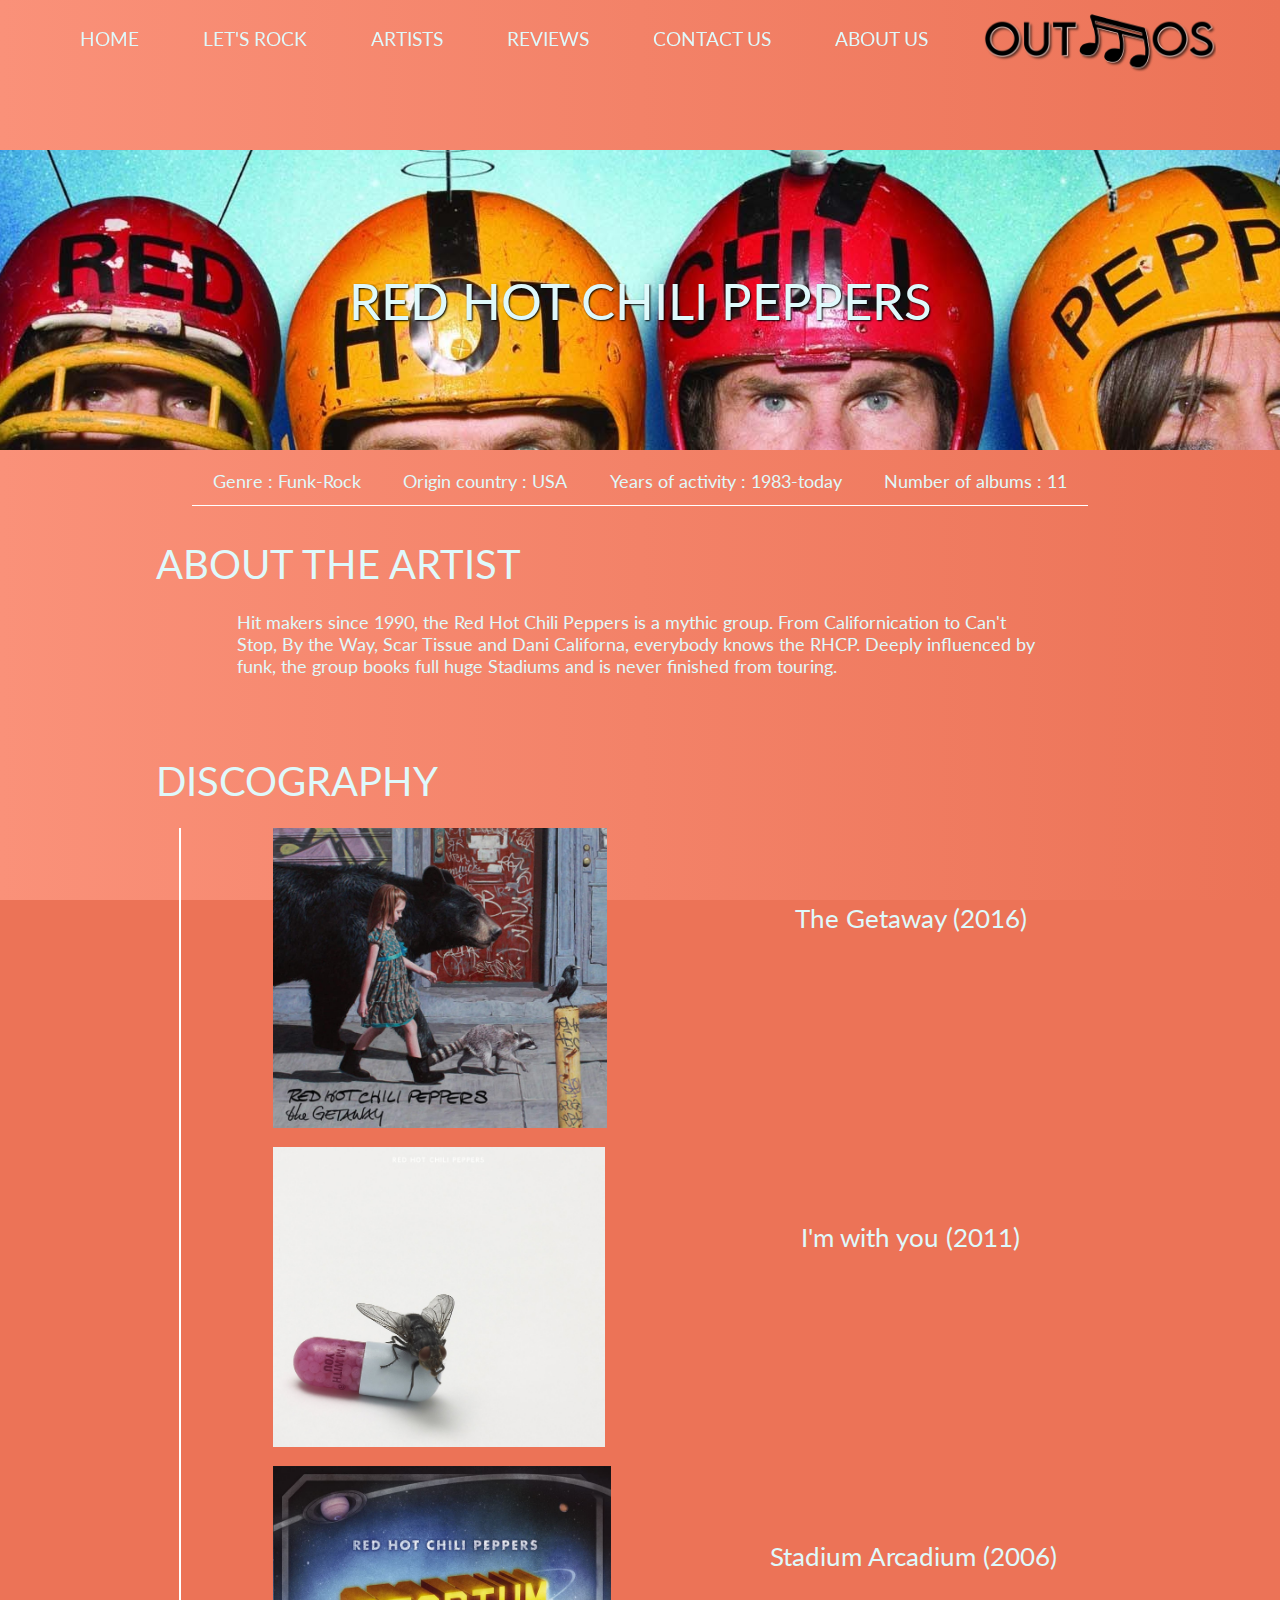
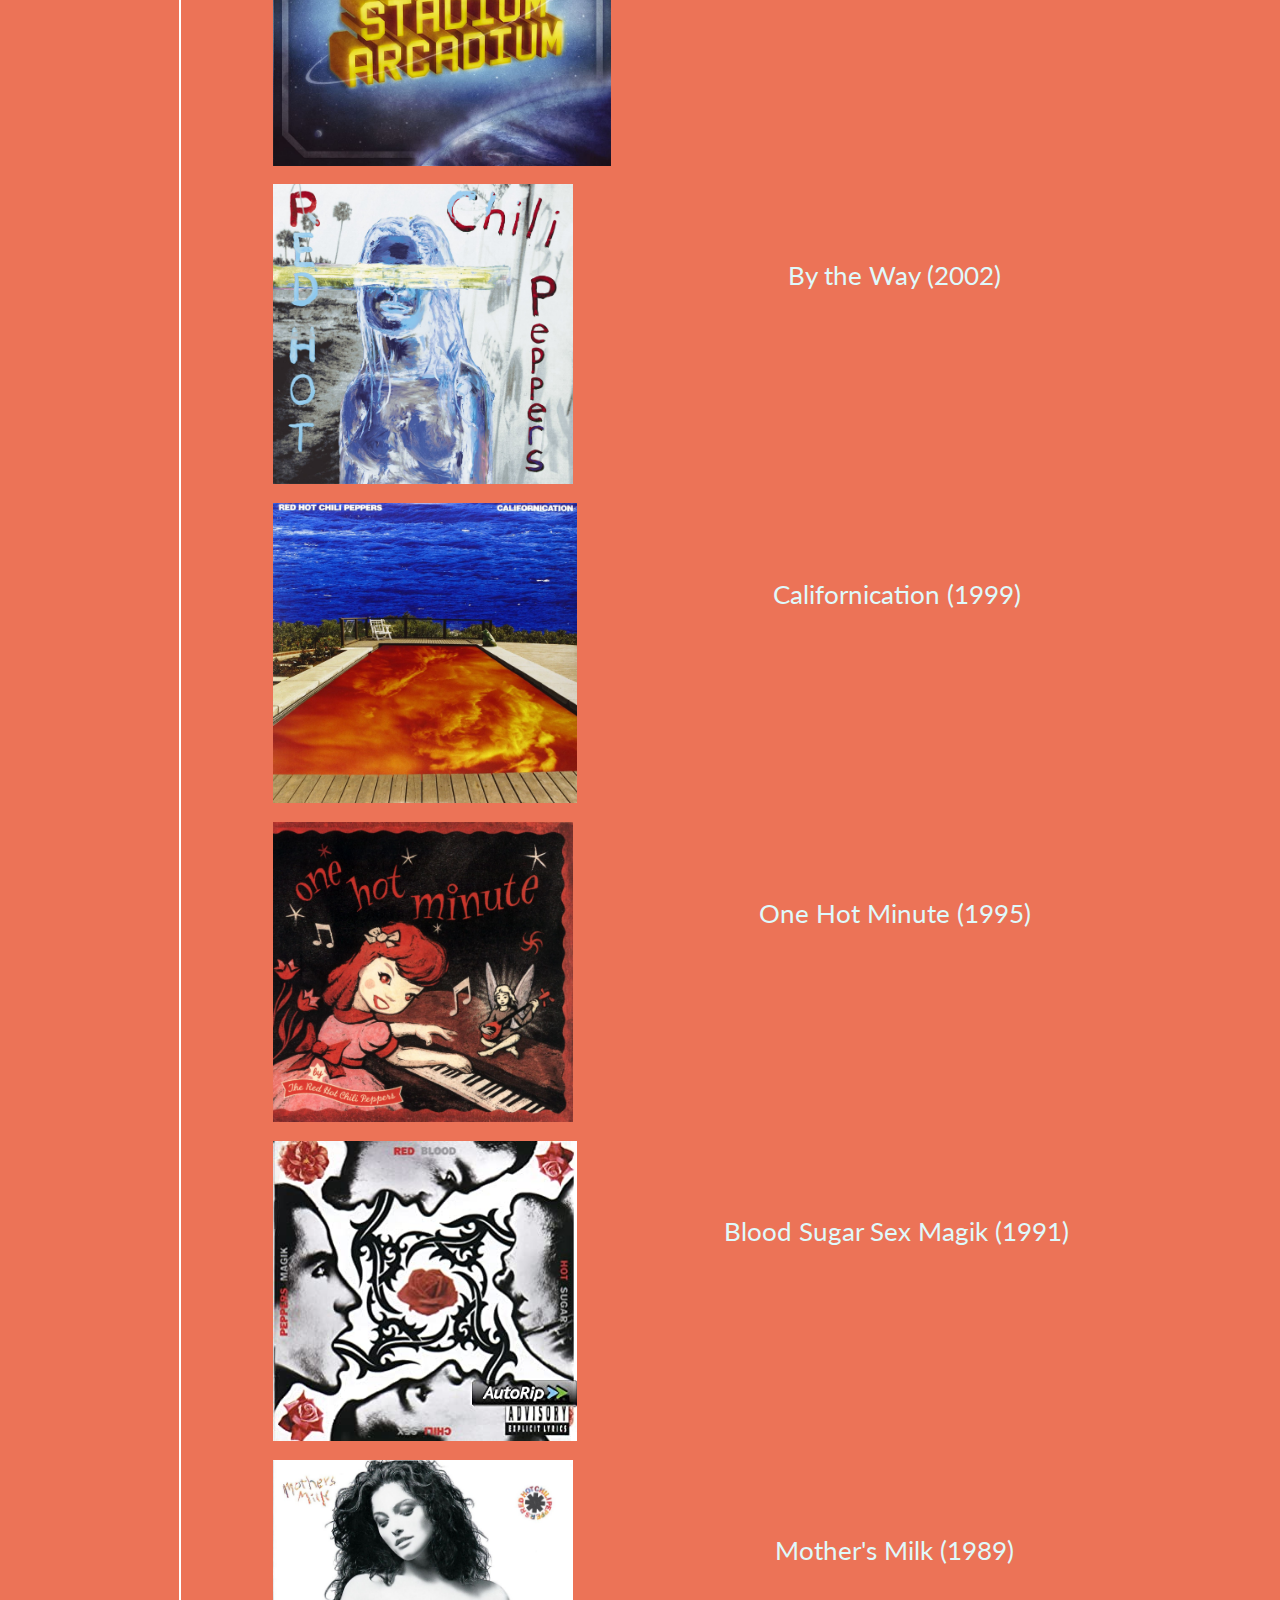
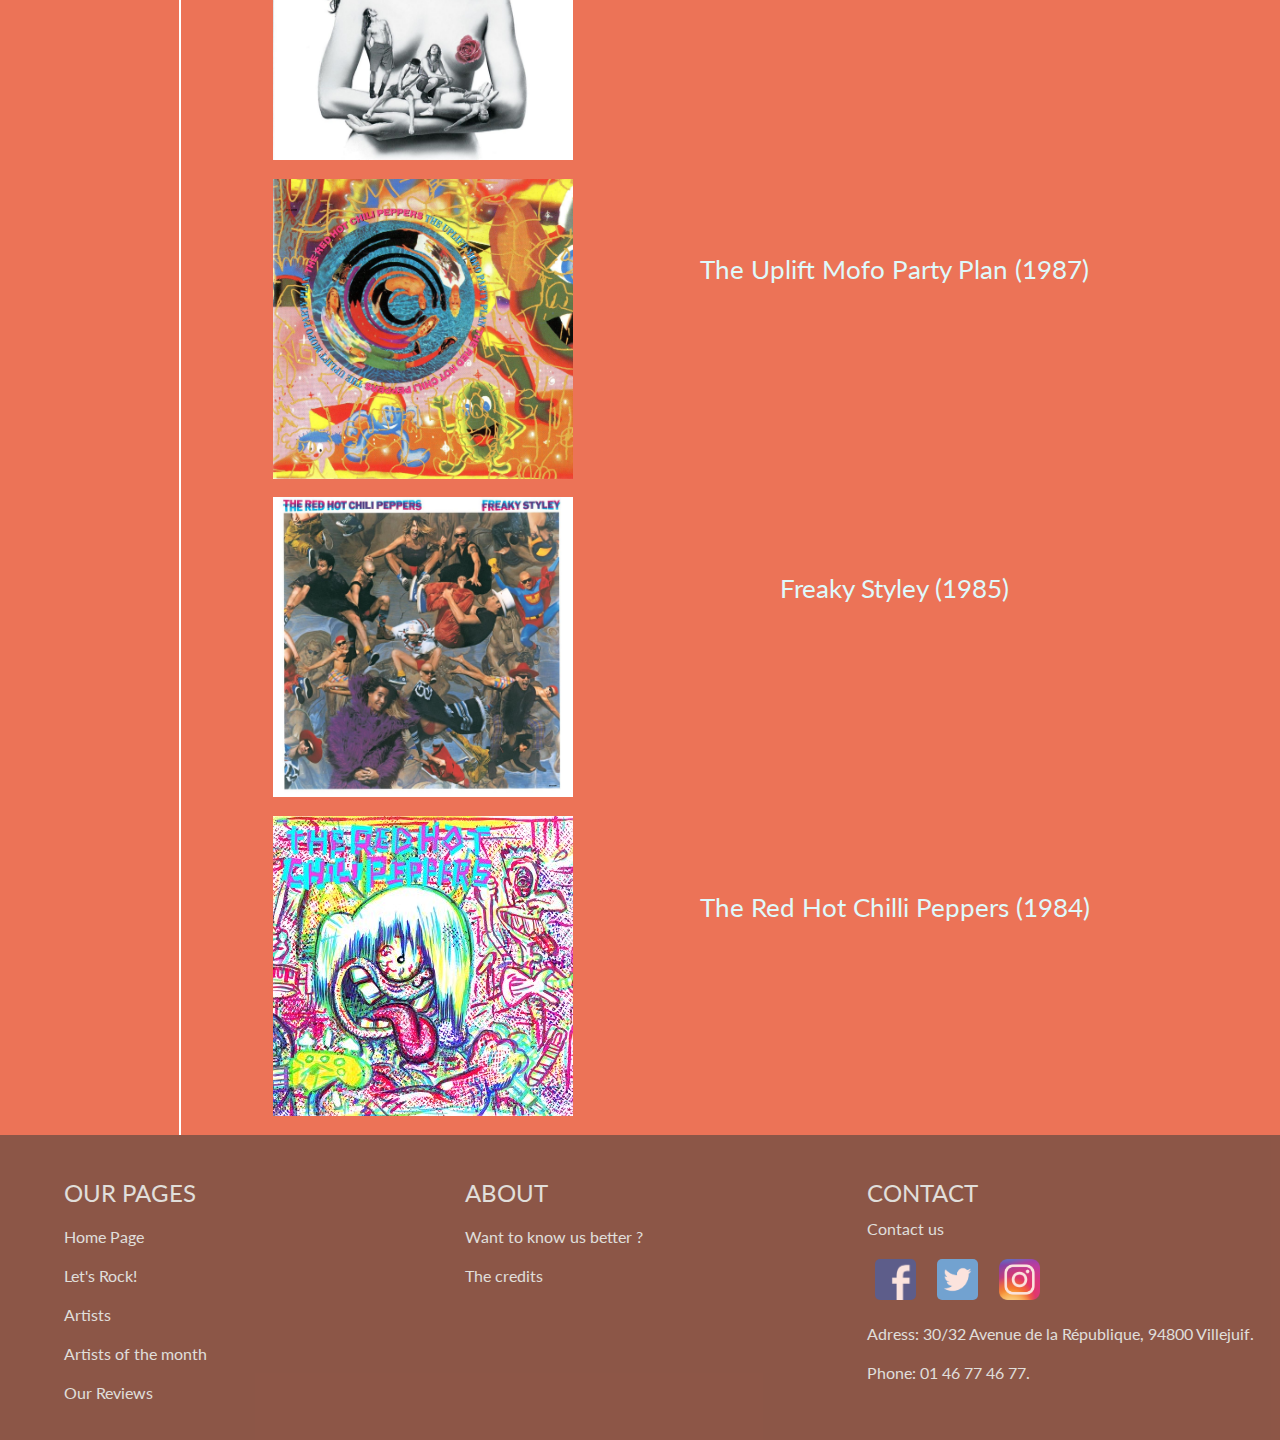
<file: rhcp.html>
<!DOCTYPE html>
<html>
    <head>
        <meta charset="UTF-8">
        <link rel="stylesheet" href="public/css/style.css">
        <link rel="stylesheet" href="public/css/header.css">
        <link rel="stylesheet" href="public/css/hamburgers.css">
        <link rel="stylesheet" href="public/css/footer.css">
        <script defer src="public/js/script.js"></script>
        
        <script src="public/js/rellax.js"></script>
        <title class = title>OUTMOS</title>
    </head>
    <body>
        <header id="h">
        
            <nav class="menu"> 

                <div class="nav_left" id="nl">
                        <a href="index.html" class="nav_link">Home</a>
                        <a href="sequencer.html" class="nav_link">Let's Rock</a>
                        <a href="artists.html" class="nav_link">Artists</a>
                        <a href="reviews.html" class="nav_link">Reviews</a>
                        <a href="contact.html" class="nav_link">Contact Us</a>
                        <a href="about.html" class="nav_link">About Us</a>
                </div>

                <button class="nav_toggle hamburger hamburger--collapse" type="button" id="burg" onclick="activate()">
                    <span class="hamburger-box">
                        <span class="hamburger-inner"></span>
                    </span>
                </button>
                
                <div class="nav_right">
                    <h1><a href="index.html"> <img src = "public/img/outmos.png" class="image" id="logo"/></a></h1>
                </div>
                
            </nav>

            
        </header> 
        
        <main>
            <div class="bandphoto" style="background-image: url('public/img/rhcp.jpg');"> <h1 class="title" >Red Hot Chili peppers</h1> </div>
            

            <div class="quickinfos">
                <span class="infos"><p>Genre : Funk-Rock </p></span>
                <span class="infos"><p>Origin country : USA </p></span>
                <span class="infos">  <p> Years of activity : 1983-today</p> </span>
                <span class="infos"> <p> Number of albums : 11 </p></span>
            
            </div>

            <div class="Bio">
                <h2 class="Bio1">About the Artist</h2>
                <p class="Bio2"> Hit makers since 1990, the Red Hot Chili Peppers is a mythic group. From Californication to Can't Stop, By the Way, Scar Tissue and Dani Californa, everybody knows the RHCP.
                    Deeply influenced by funk, the group books full huge Stadiums and is never finished from touring. 

                    <br><br>

                </p>

            </div>
            
            <div class="Bio">
                <h2 class="Bio1">Discography</h2>

                    <div class="album">
                        <img src="public/img/Albums/thegetaway.jpg" class="albumphoto">
                        <p class="albumtext"> The Getaway (2016) </p>
                    </div>

                    <div class="album">
                        <img src="public/img/Albums/i'mwith.jpg" class="albumphoto">
                        <p class="albumtext"> I'm with you (2011)</p>
                    </div>

                    <div class="album">
                        <img src="public/img/Albums/stadium.jpg" class="albumphoto">
                        <p class="albumtext"> Stadium Arcadium (2006)</p>
                    </div>

                    <div class="album">
                        <img src="public/img/Albums/bytheway.jpg" class="albumphoto">
                        <p class="albumtext"> By the Way (2002) </p>
                    </div>

                    <div class="album">
                        <img src="public/img/Albums/californication.jpg" class="albumphoto">
                        <p class="albumtext"> Californication (1999) </p>
                    </div>

                    <div class="album">
                        <img src="public/img/Albums/onhot.jpg" class="albumphoto">
                        <p class="albumtext"> One Hot Minute (1995) </p>
                    </div>

                    <div class="album">
                        <img src="public/img/Albums/blood.jpg" class="albumphoto">
                        <p class="albumtext"> Blood Sugar Sex Magik (1991) </p>
                    </div>

                    <div class="album">
                        <img src="public/img/Albums/mother.jpg" class="albumphoto">
                        <p class="albumtext"> Mother's Milk (1989) </p>
                    </div>

                    <div class="album">
                        <img src="public/img/Albums/moto.jpg" class="albumphoto">
                        <p class="albumtext"> The Uplift Mofo Party Plan (1987) </p>
                    </div>

                    <div class="album">
                        <img src="public/img/Albums/freaky.jpg" class="albumphoto">
                        <p class="albumtext"> Freaky Styley (1985) </p>
                    </div>

                    <div class="album">
                        <img src="public/img/Albums/Rhcp1.jpg" class="albumphoto">
                        <p class="albumtext"> The Red Hot Chilli Peppers (1984) </p>
                    </div>


            </div>

            
        </main>
        
        <footer class = footer>
            <div class = footer_parts>
                <div id = pages>
                    <h2>OUR PAGES</h2>
                    <div id = liste_pages>
                        <ul>
                            <li><a href="index.html">Home Page</a></li>
                            <li><a href="sequencer.html">Let's Rock!</a></li>
                            <li><a href="artists.html">Artists</a></li>
                            <li><a href="artists_of_the_month.html">Artists of the month</a></li>
                            <li><a href="reviews.html">Our Reviews</a></li>
                        </ul>
                    </div>
                </div>
                <div id = us>
                    <h2>ABOUT</h2>
                    <div id = liste_us>
                        <ul>
                            <li><a href="about.html">Want to know us better ?</a></li>
                            <li><a href="credits.html">The credits</a></li>
                        </ul>
                    </div>
                </div>
                <div id = sociaux>
                    <h2>CONTACT</h2>
                    <div id = contact>
                        <a href="contact.html">Contact us</a>
                        <div>
                            <a href="https://www.facebook.com/Outmos-106783571067258"><img src = "public/img/Facebook.png" class = logos></a>
                            <a href="https://twitter.com/Outmos1"><img src = "public/img/Twitter.png" class = logos></a>
                            <a href="https://www.instagram.com/outmos_/"><img src = "public/img/Instagram.png" class = logos></a>
                        </div>
                        <ul>
                            <li>Adress: 30/32 Avenue de la République, 94800 Villejuif.</li>
                            <li>Phone: 01 46 77 46 77.</li>
                        </ul>
                    </div>
                </div>
            </div>
        </footer>
    </body>

</html>
</file>
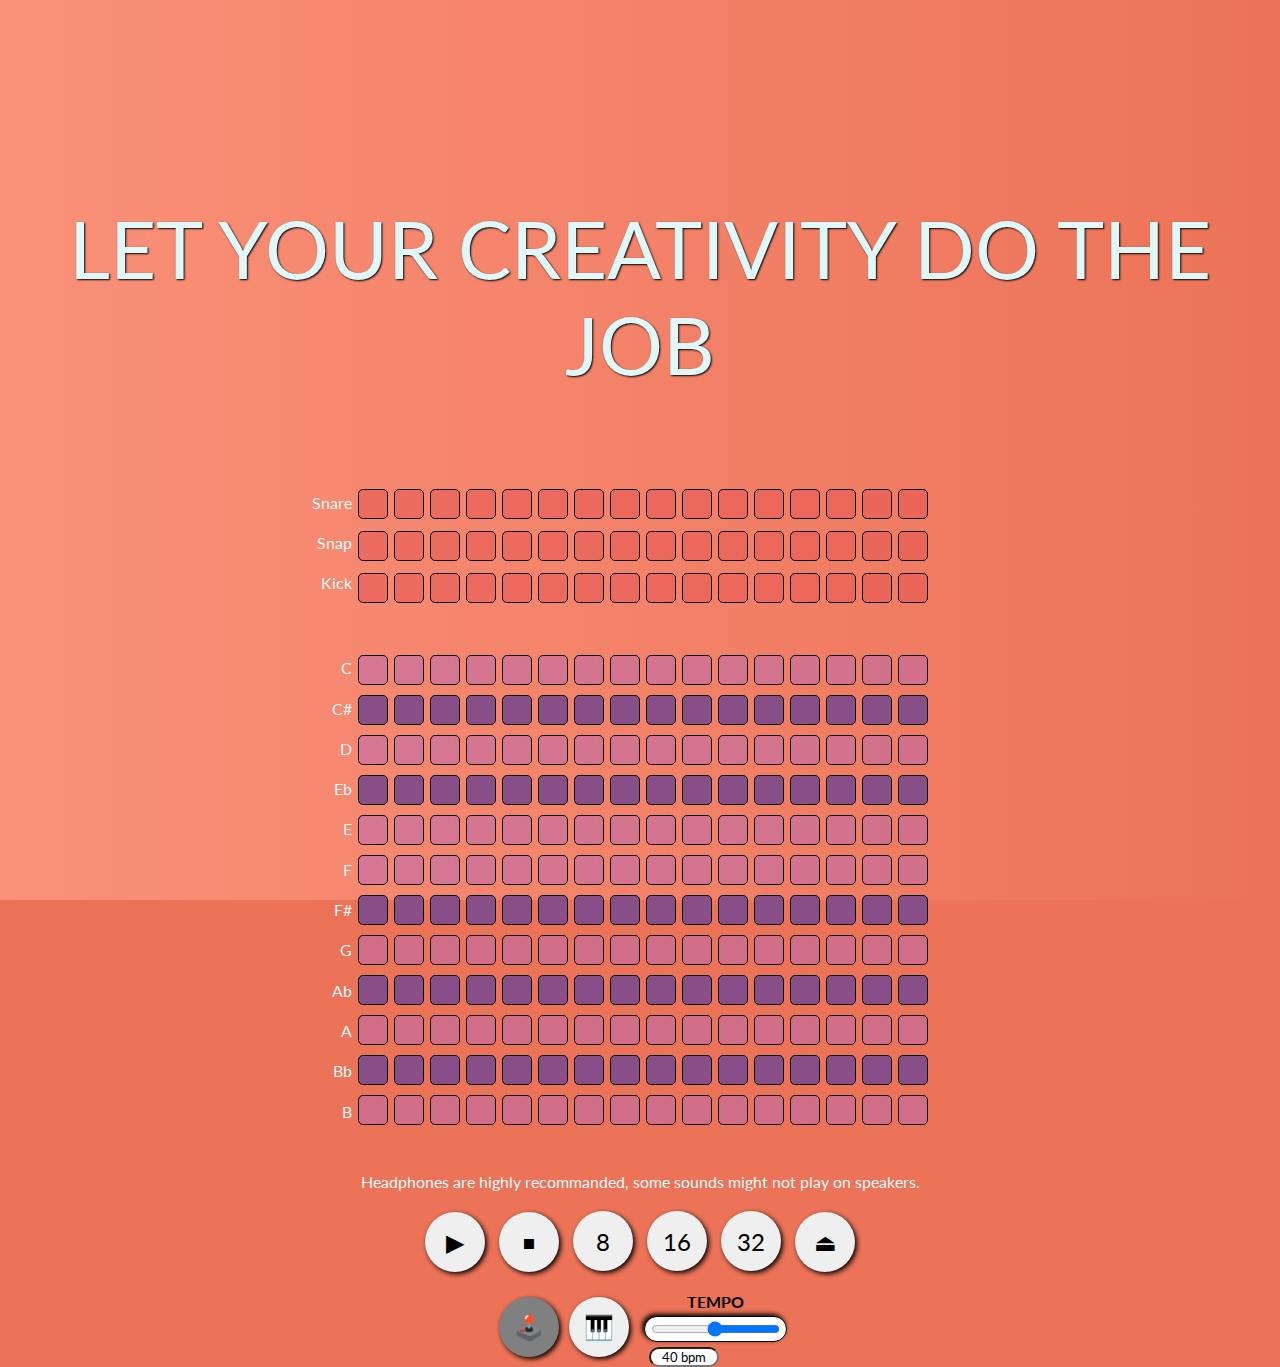
<file: sequencer.html>
<!DOCTYPE html>
<html lang="fr">
    <head>
        <meta charset="UTF-8">
        <link rel="stylesheet" href="public/css/style.css">
        <link rel="stylesheet" href="public/css/sequencer.css">
        <script defer src="public/js/script.js"></script>
        <script src="public/js/rellax.js"></script>
        <script defer src="public/js/sequencer.js"></script>
        <meta name="viewport" content="width=device-width, initial-scale=1.0">
        <title>Musée DarDart -  QmxhaGJsYWhibGFo</title>
    </head>
    <body class="seq_body">
        <main class="seq_main">
            <h1 class="seq_title">Let your creativity do the job</h1>
            <div class="seq_box">
                
                <div class="text_cont">
                    <div class="drums_text">
                        <p>Snare</p>
                        <p>Snap</p>
                        <p>Kick</p>
                    </div>
                    <div class="synth_text">
                        <p>C</p>
                        <p>C#</p>
                        <p>D</p>
                        <p>Eb</p>
                        <p>E</p>
                        <p>F</p>
                        <p>F#</p>
                        <p>G</p>
                        <p>Ab</p>
                        <p>A</p>
                        <p>Bb</p>
                        <p>B</p>
                    </div>
                </div>
                <div id="sequencer_container">
                    
                </div>
            </div>
            
            <p style="text-align: center; margin-bottom: 20px;">Headphones are highly recommanded, some sounds might not play on speakers.</p>    
            <div  style="width: 100%; text-align: center;margin-bottom: 10px;">
                <button type="button" class="control_button" onclick="start_loop()" id="stb">▶</button>
                <button type="button" class="control_button" onclick="stop_loop()">⏹︎</button>
                <button type="button" class="control_button" onclick="set_time_8()">8</button>
                <button type="button" class="control_button" onclick="set_time_16()">16</button>
                <button type="button" class="control_button" onclick="set_time_32()">32</button>
                <button type="button" class="control_button" onclick="reset_loop()"> ⏏︎</button>
            </div>
            <div class="settings">
                <button type="button" class="control_button" id="gba_bt" onclick="set_gba()">🕹️</button>
                <button type="button" class="control_button" id="piano_bt" onclick="set_piano()">🎹</button>
                <div class="speed">
                    <p>Tempo</p>
                    <div class="speed_control">
                        <input type="range" autocomplete="off" value="360" min="220" max="500" step="10" onchange="updateTempo(this.value);"> 
                    </div>
                    <input type="text" autocomplete="off" id="textInput" value="40 bpm" style="color: black;margin: 5px;text-align: center; width: 70px; height: 70px; border-radius: 20rem;">
                    
                </div>
                
            </div>
        </main>
        
    </body>
    
    
</html>
</file>
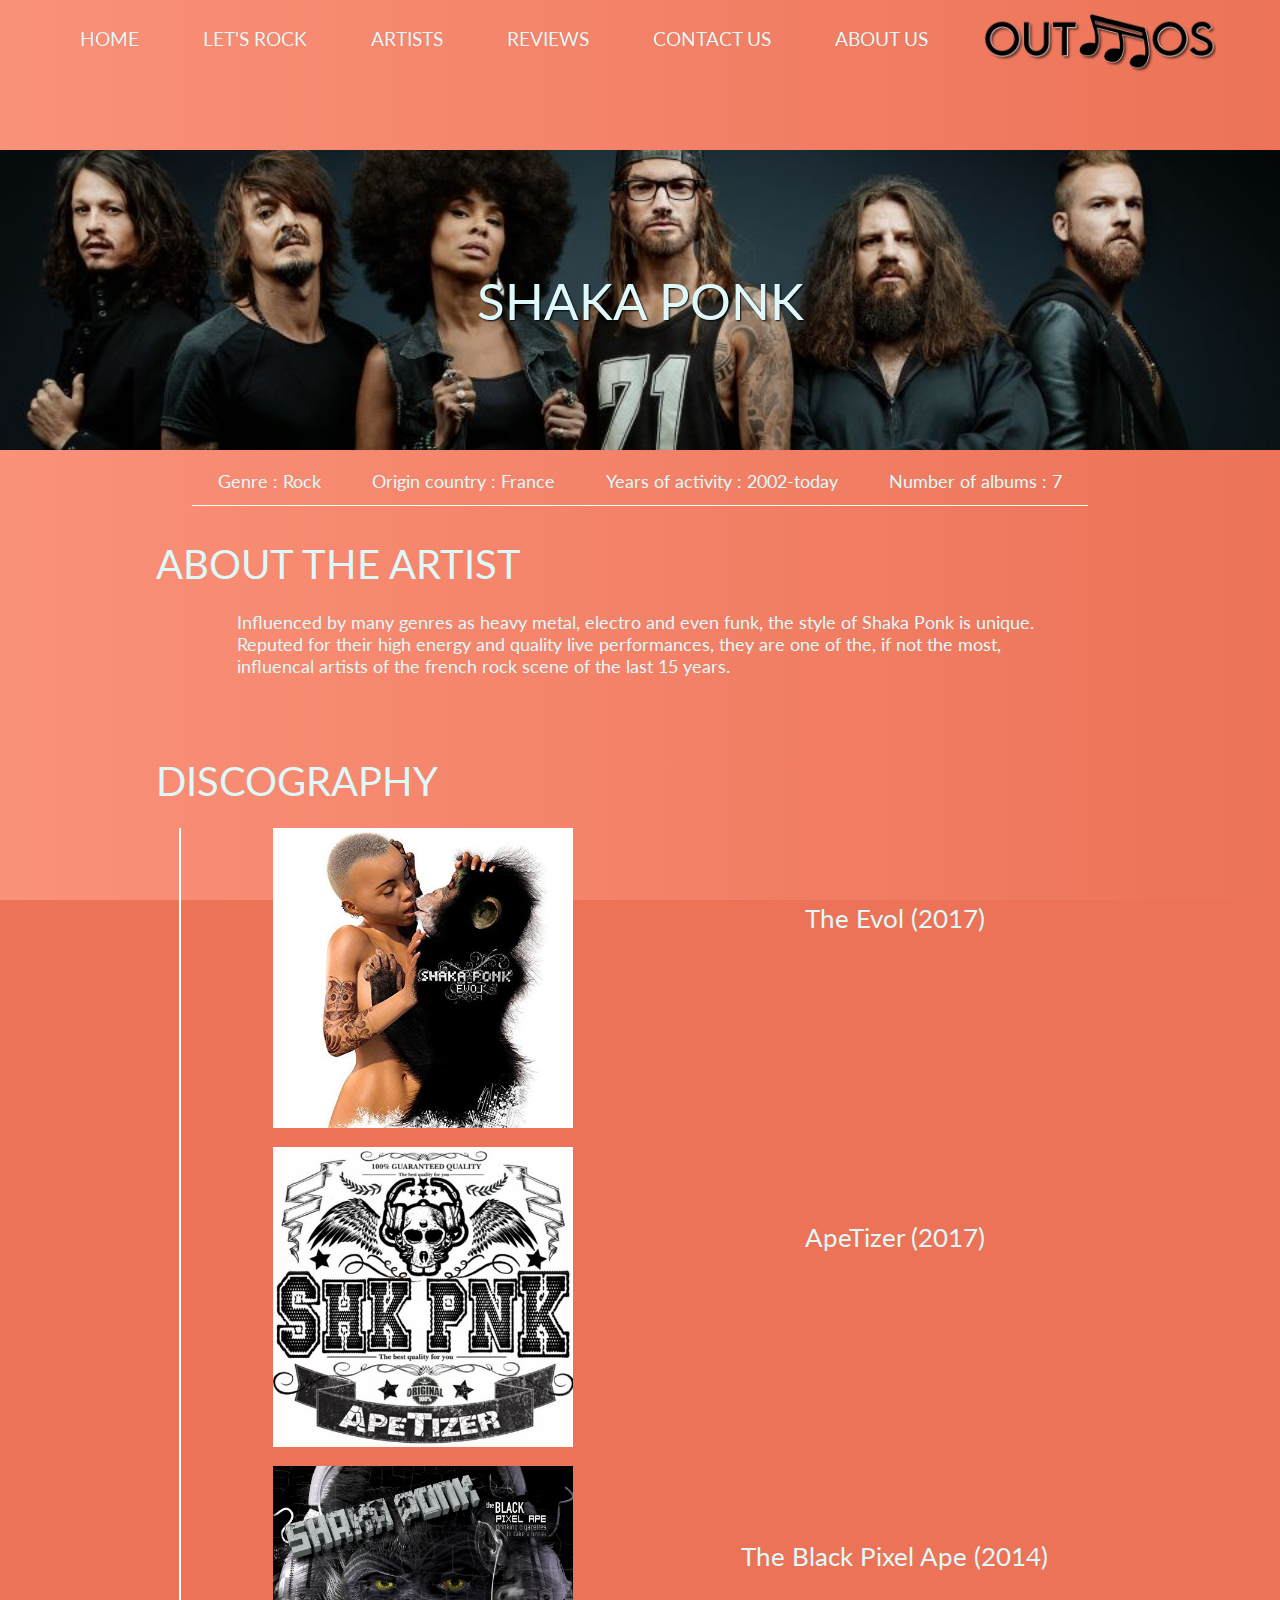
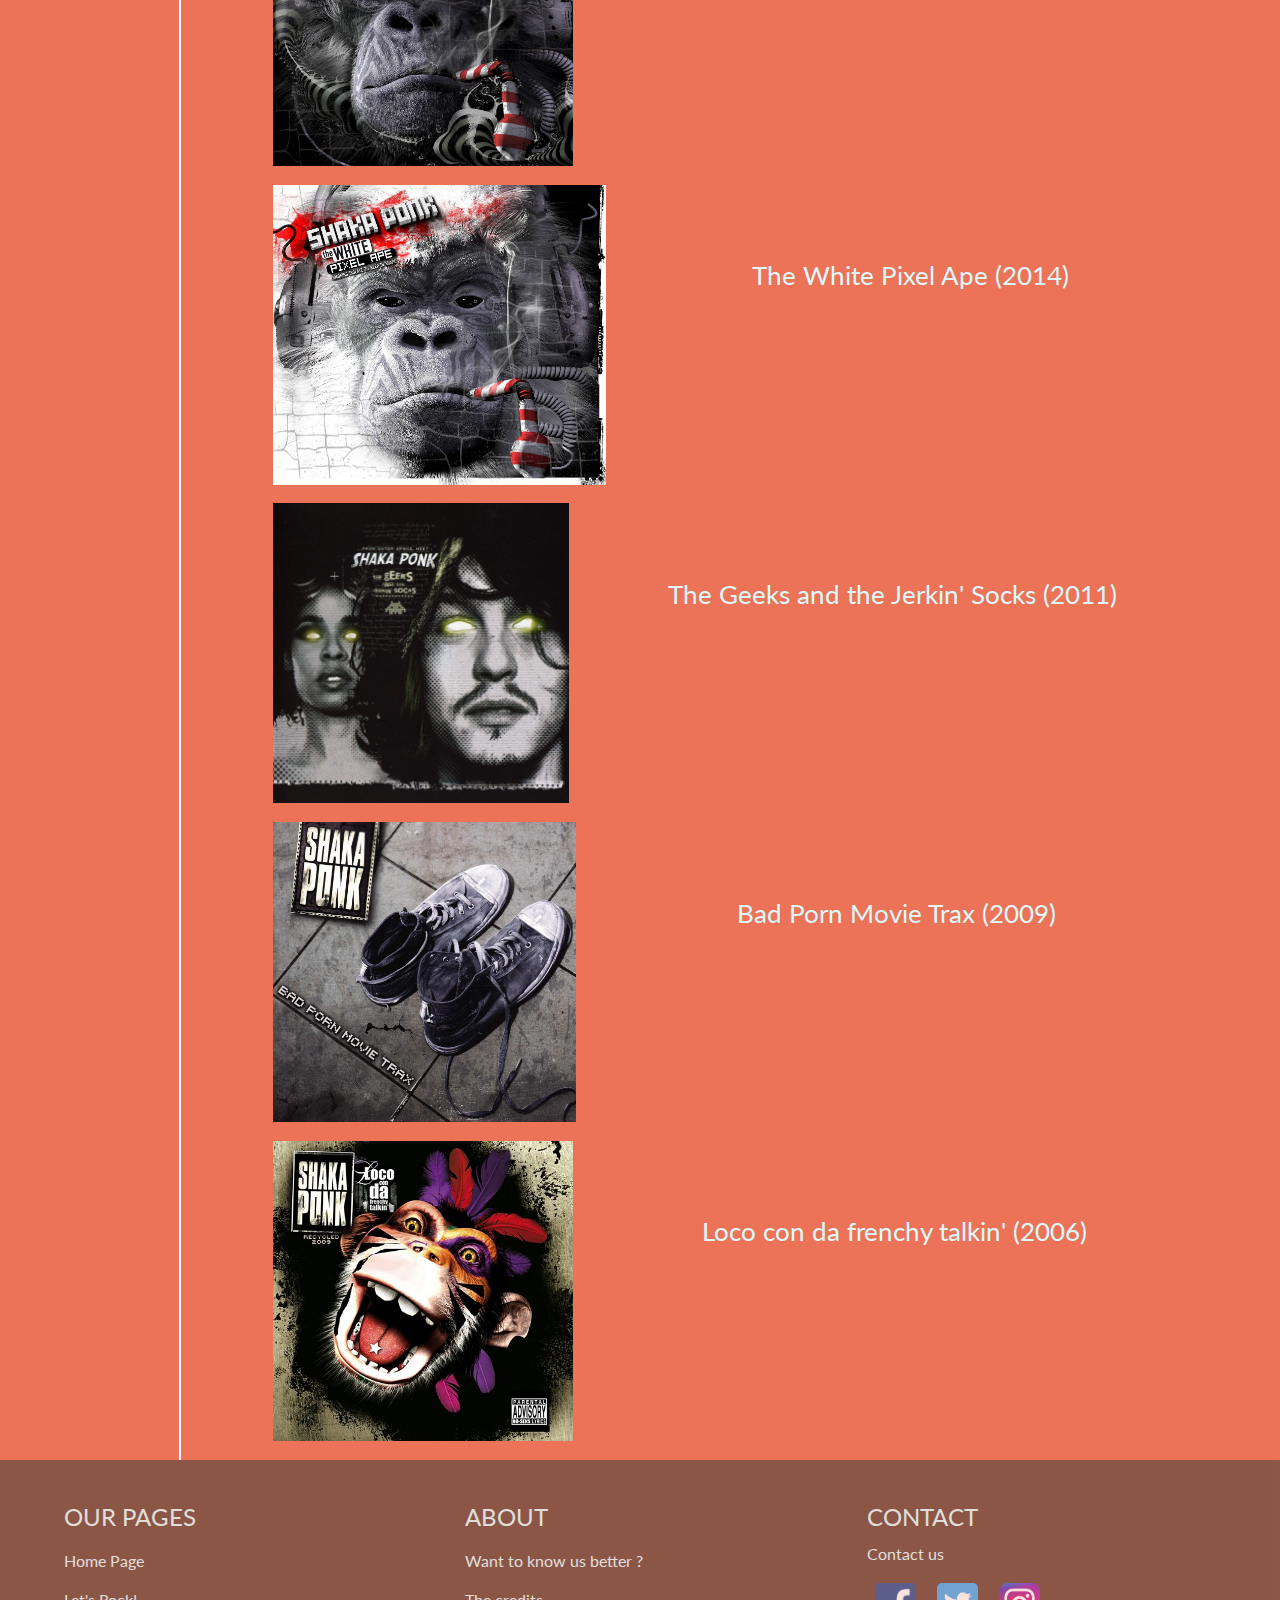
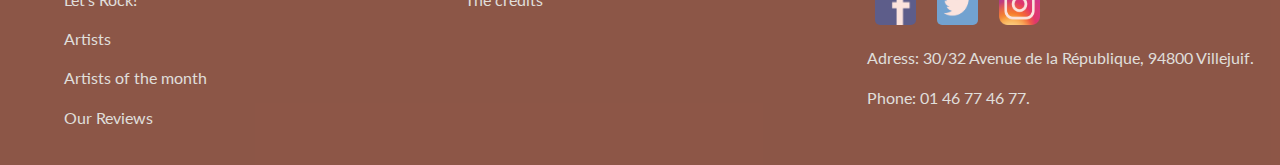
<file: shakaponk.html>
<!DOCTYPE html>
<html>
    <head>
        <meta charset="UTF-8">
        <link rel="stylesheet" href="public/css/style.css">
        <link rel="stylesheet" href="public/css/header.css">
        <link rel="stylesheet" href="public/css/hamburgers.css">
        <link rel="stylesheet" href="public/css/footer.css">
        <script defer src="public/js/script.js"></script>
        
        <script src="public/js/rellax.js"></script>
        <title class = title>OUTMOS</title>
    </head>
    <body>
        <header id="h">
        
            <nav class="menu"> 

                <div class="nav_left" id="nl">
                        <a href="index.html" class="nav_link">Home</a>
                        <a href="sequencer.html" class="nav_link">Let's Rock</a>
                        <a href="artists.html" class="nav_link">Artists</a>
                        <a href="reviews.html" class="nav_link">Reviews</a>
                        <a href="contact.html" class="nav_link">Contact Us</a>
                        <a href="about.html" class="nav_link">About Us</a>
                </div>

                <button class="nav_toggle hamburger hamburger--collapse" type="button" id="burg" onclick="activate()">
                    <span class="hamburger-box">
                        <span class="hamburger-inner"></span>
                    </span>
                </button>
                
                <div class="nav_right">
                    <h1><a href="index.html"> <img src = "public/img/outmos.png" class="image" id="logo"/></a></h1>
                </div>
                
            </nav>

            
        </header> 
        
        <main>
            
            <div class="bandphoto" style="background-image: url('public/img/shakaponk.jpg');"> <h1 class="title" >Shaka Ponk</h1> </div>
           
            <div class="quickinfos">
                <span class="infos"><p>Genre : Rock </p></span>
                <span class="infos"><p>Origin country : France </p></span>
                <span class="infos">  <p> Years of activity : 2002-today</p> </span>
                <span class="infos"> <p> Number of albums : 7 </p></span>
            
            </div>

            <div class="Bio">
                <h2 class="Bio1">About the Artist</h2>
                <p class="Bio2"> Influenced by many genres as heavy metal, electro and even funk, the style of Shaka Ponk is unique. 
                    Reputed for their high energy and quality live performances, they are one of the, if not the most, influencal artists of the french rock scene of the last 15 years. 
                    <br><br>

                </p>

            </div>
            
            <div class="Bio">
                <h2 class="Bio1">Discography</h2>

                    <div class="album">
                        <img src="public/img/Albums/theEvol.jpg" class="albumphoto">
                        <p class="albumtext"> The Evol (2017) </p>
                    </div>

                    <div class="album">
                        <img src="public/img/Albums/apetizer.jpg" class="albumphoto">
                        <p class="albumtext"> ApeTizer (2017)</p>
                    </div>

                    <div class="album">
                        <img src="public/img/Albums/blackpixel.jpg" class="albumphoto">
                        <p class="albumtext"> The Black Pixel Ape (2014)</p>
                    </div>

                    <div class="album">
                        <img src="public/img/Albums/whitepixel.jpg" class="albumphoto">
                        <p class="albumtext"> The White Pixel Ape (2014) </p>
                    </div>

                    <div class="album">
                        <img src="public/img/Albums/geeks.jpg" class="albumphoto">
                        <p class="albumtext"> The Geeks and the Jerkin' Socks (2011) </p>
                    </div>

                    <div class="album">
                        <img src="public/img/Albums/badporn.jpg" class="albumphoto">
                        <p class="albumtext"> Bad Porn Movie Trax (2009) </p>
                    </div>

                    <div class="album">
                        <img src="public/img/Albums/loco.jpg" class="albumphoto">
                        <p class="albumtext"> Loco con da frenchy talkin' (2006)  </p>
                    </div>

            </div>

            
        </main>
        
        <footer class = footer>
            <div class = footer_parts>
                <div id = pages>
                    <h2>OUR PAGES</h2>
                    <div id = liste_pages>
                        <ul>
                            <li><a href="index.html">Home Page</a></li>
                            <li><a href="sequencer.html">Let's Rock!</a></li>
                            <li><a href="artists.html">Artists</a></li>
                            <li><a href="artists_of_the_month.html">Artists of the month</a></li>
                            <li><a href="reviews.html">Our Reviews</a></li>
                        </ul>
                    </div>
                </div>
                <div id = us>
                    <h2>ABOUT</h2>
                    <div id = liste_us>
                        <ul>
                            <li><a href="about.html">Want to know us better ?</a></li>
                            <li><a href="credits.html">The credits</a></li>
                        </ul>
                    </div>
                </div>
                <div id = sociaux>
                    <h2>CONTACT</h2>
                    <div id = contact>
                        <a href="contact.html">Contact us</a>
                        <div>
                            <a href="https://www.facebook.com/Outmos-106783571067258"><img src = "public/img/Facebook.png" class = logos></a>
                            <a href="https://twitter.com/Outmos1"><img src = "public/img/Twitter.png" class = logos></a>
                            <a href="https://www.instagram.com/outmos_/"><img src = "public/img/Instagram.png" class = logos></a>
                        </div>
                        <ul>
                            <li>Adress: 30/32 Avenue de la République, 94800 Villejuif.</li>
                            <li>Phone: 01 46 77 46 77.</li>
                        </ul>
                    </div>
                </div>
            </div>
        </footer>
    </body>

</html>
</file>
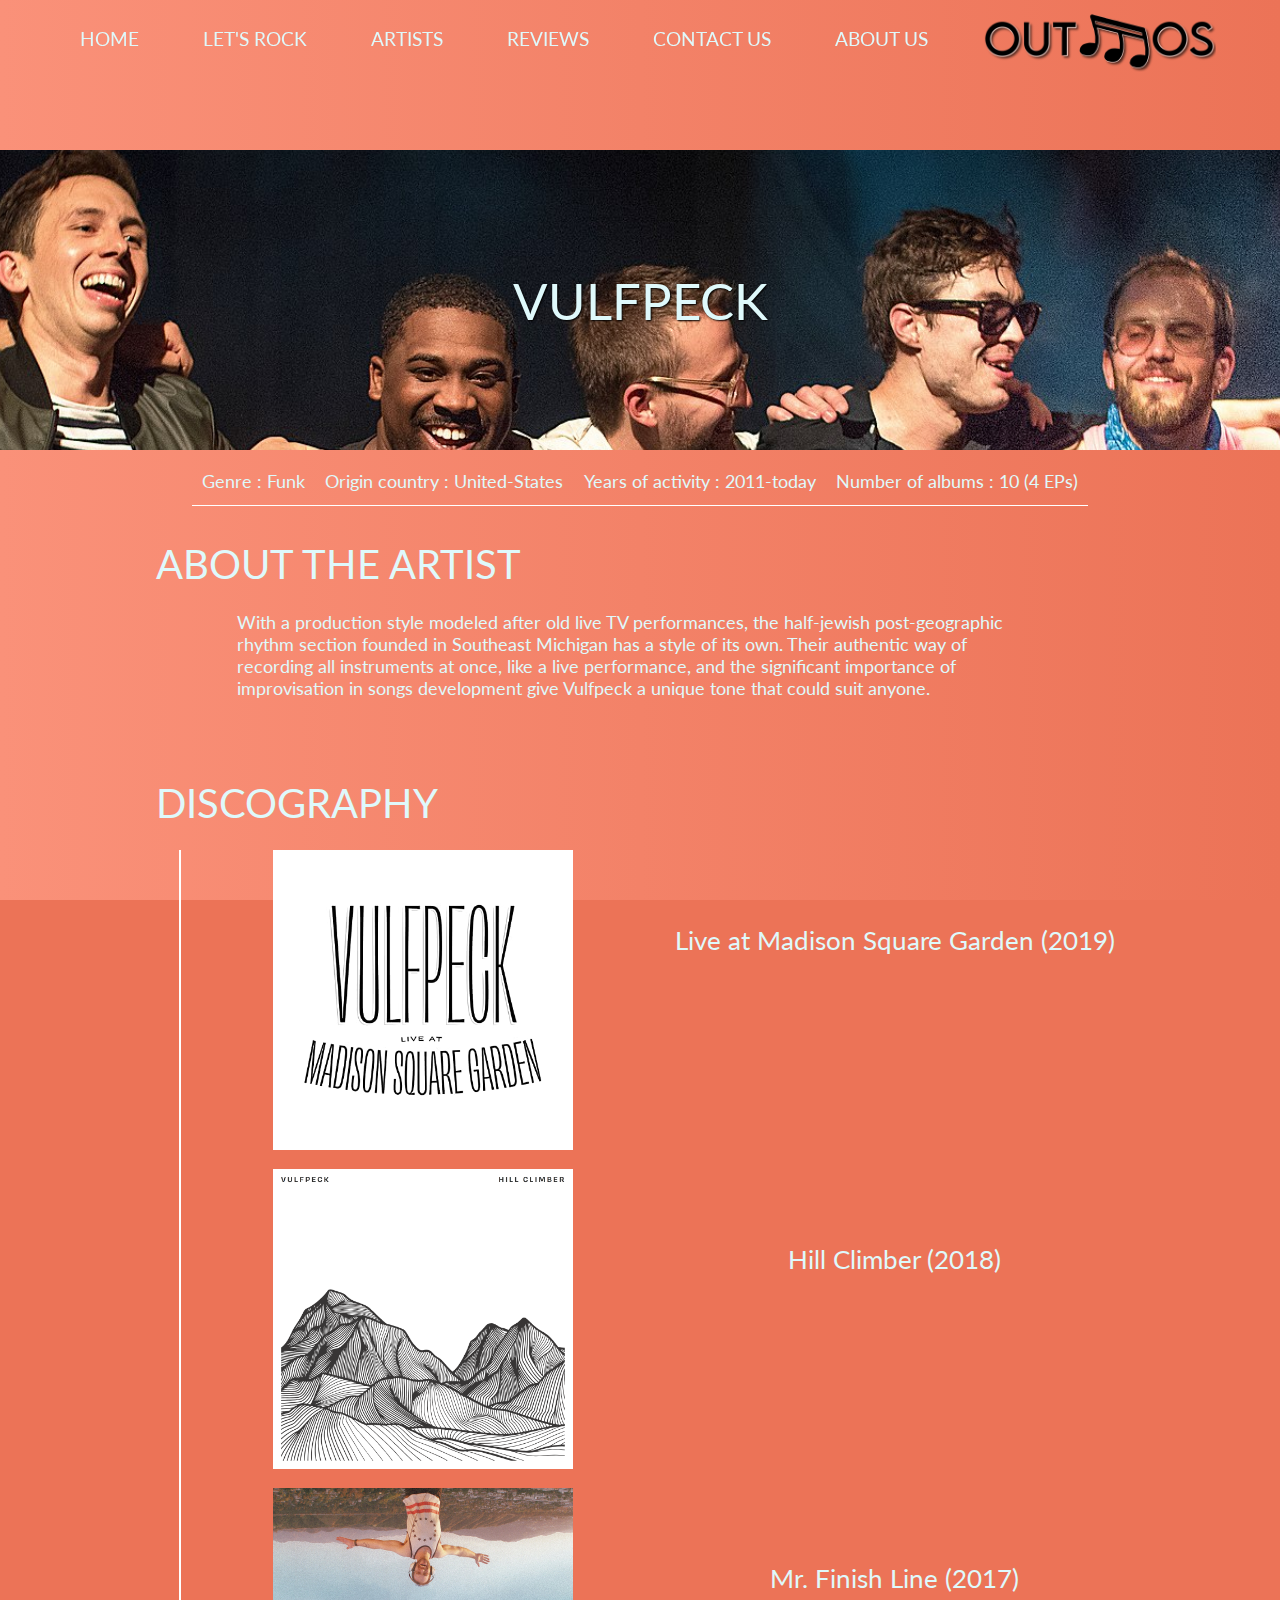
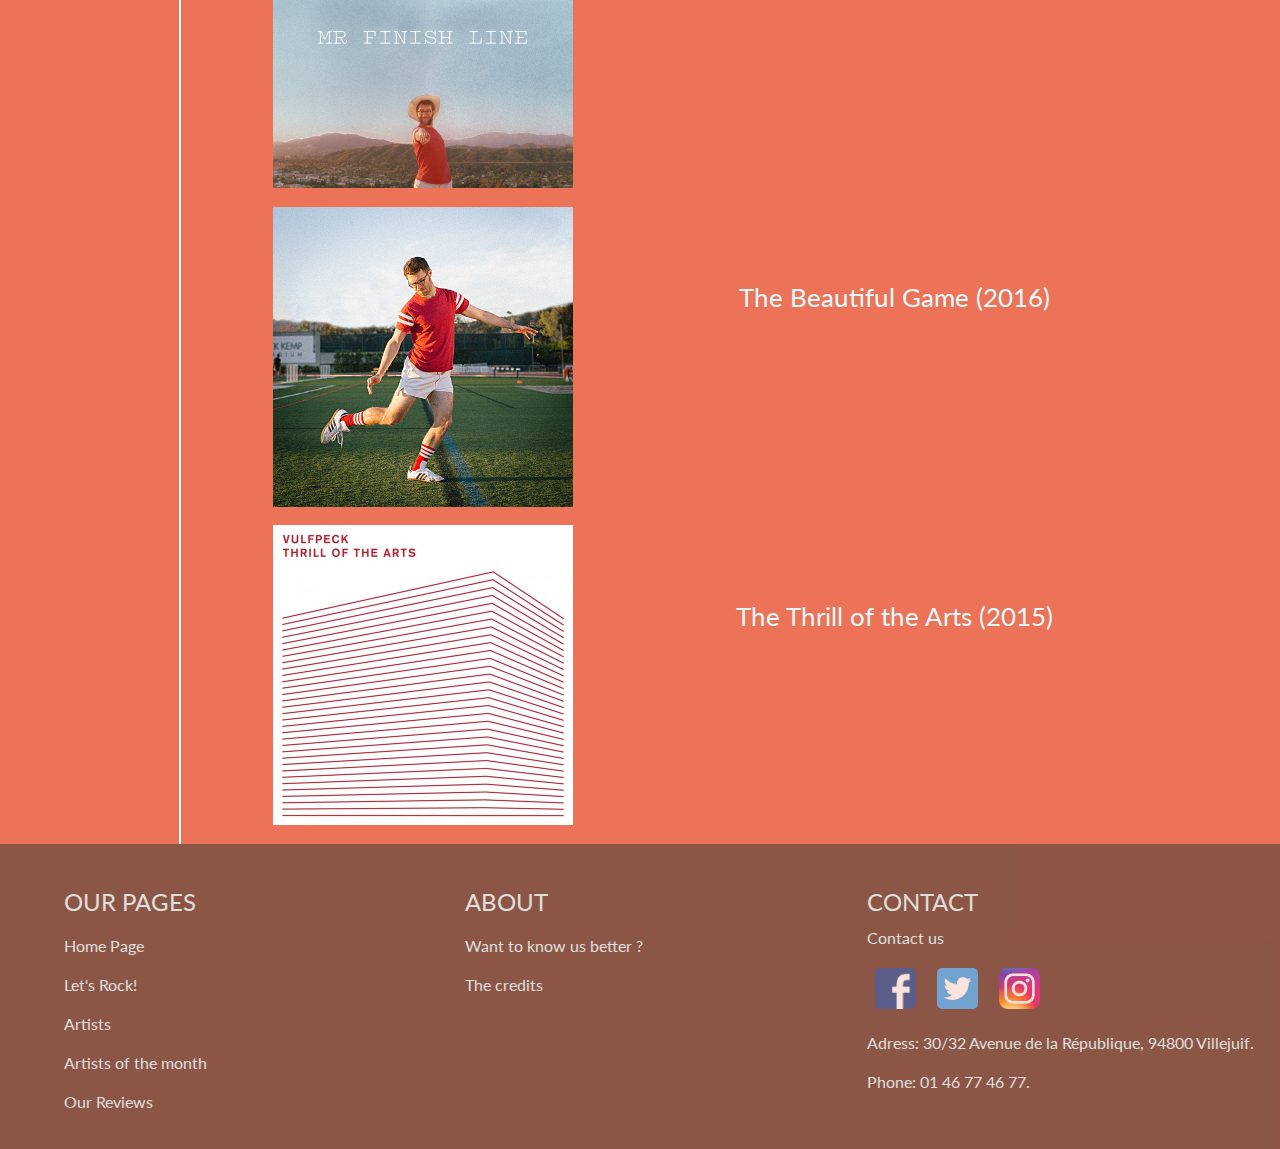
<file: vulfpeck.html>
<!DOCTYPE html>
<html>
    <head>
        <meta charset="UTF-8">
        <link rel="stylesheet" href="public/css/style.css">
        <link rel="stylesheet" href="public/css/header.css">
        <link rel="stylesheet" href="public/css/hamburgers.css">
        <link rel="stylesheet" href="public/css/footer.css">
        <script defer src="public/js/script.js"></script>
        <script src="public/js/rellax.js"></script>
        <title class = title>OUTMOS</title>
    </head>
    <body>
        <header id="h">
        
            <nav class="menu"> 

                <div class="nav_left" id="nl">
                        <a href="index.html" class="nav_link">Home</a>
                        <a href="sequencer.html" class="nav_link">Let's Rock</a>
                        <a href="artists.html" class="nav_link">Artists</a>
                        <a href="reviews.html" class="nav_link">Reviews</a>
                        <a href="contact.html" class="nav_link">Contact Us</a>
                        <a href="about.html" class="nav_link">About Us</a>
                </div>

                <button class="nav_toggle hamburger hamburger--collapse" type="button" id="burg" onclick="activate()">
                    <span class="hamburger-box">
                        <span class="hamburger-inner"></span>
                    </span>
                </button>
                
                <div class="nav_right">
                    <h1><a href="index.html"> <img src = "public/img/outmos.png" class="image" id="logo"/></a></h1>
                </div>
                
            </nav>

            
        </header> 
        
        <main>
            <div class="bandphoto" style="background-image: url('public/img/Vulfpeck.jpg');"> <h1 class="title" >Vulfpeck</h1> </div>
            

            <div class="quickinfos">
                <span class="infos"><p>Genre : Funk </p></span>
                <span class="infos"><p>Origin country : United-States </p></span>
                <span class="infos">  <p> Years of activity : 2011-today</p> </span>
                <span class="infos"> <p> Number of albums : 10 (4 EPs)</p></span>
            
            </div>

            <div class="Bio">
                <h2 class="Bio1">About the Artist</h2>
                <p class="Bio2"> 
                    With a production style modeled after old live TV performances, the half-jewish post-geographic rhythm section founded in Southeast Michigan has a style of its own. Their authentic way of recording all instruments at once, like a live performance, and the significant importance of improvisation in songs development give Vulfpeck a unique tone that could suit anyone.
                    <br><br>

                </p>

            </div>
            
            <div class="Bio">
                <h2 class="Bio1">Discography</h2>

                    <div class="album">
                        <img src="public/img/Albums/madison.jpg" class="albumphoto">
                        <p class="albumtext"> Live at Madison Square Garden (2019) </p>
                    </div>

                    <div class="album">
                        <img src="public/img/Albums/hillclimber.png" class="albumphoto">
                        <p class="albumtext"> Hill Climber (2018)</p>
                    </div>

                    <div class="album">
                        <img src="public/img/Albums/mrfinishline.jpg" class="albumphoto">
                        <p class="albumtext"> Mr. Finish Line (2017)</p>
                    </div>

                    <div class="album">
                        <img src="public/img/Albums/thebeautifulgame.jpg" class="albumphoto">
                        <p class="albumtext"> The Beautiful Game (2016) </p>
                    </div>

                    <div class="album">
                        <img src="public/img/Albums/thrillofthearts.jpg" class="albumphoto">
                        <p class="albumtext"> The Thrill of the Arts (2015) </p>
                    </div>

            </div>

            
        </main>
        
        <footer class = footer>
            <div class = footer_parts>
                <div id = pages>
                    <h2>OUR PAGES</h2>
                    <div id = liste_pages>
                        <ul>
                            <li><a href="index.html">Home Page</a></li>
                            <li><a href="sequencer.html">Let's Rock!</a></li>
                            <li><a href="artists.html">Artists</a></li>
                            <li><a href="artists_of_the_month.html">Artists of the month</a></li>
                            <li><a href="reviews.html">Our Reviews</a></li>
                        </ul>
                    </div>
                </div>
                <div id = us>
                    <h2>ABOUT</h2>
                    <div id = liste_us>
                        <ul>
                            <li><a href="about.html">Want to know us better ?</a></li>
                            <li><a href="credits.html">The credits</a></li>
                        </ul>
                    </div>
                </div>
                <div id = sociaux>
                    <h2>CONTACT</h2>
                    <div id = contact>
                        <a href="contact.html">Contact us</a>
                        <div>
                            <a href="https://www.facebook.com/Outmos-106783571067258"><img src = "public/img/Facebook.png" class = logos></a>
                            <a href="https://twitter.com/Outmos1"><img src = "public/img/Twitter.png" class = logos></a>
                            <a href="https://www.instagram.com/outmos_/"><img src = "public/img/Instagram.png" class = logos></a>
                        </div>
                        <ul>
                            <li>Adress: 30/32 Avenue de la République, 94800 Villejuif.</li>
                            <li>Phone: 01 46 77 46 77.</li>
                        </ul>
                    </div>
                </div>
            </div>
        </footer>
    </body>

</html>
</file>
<file: public/css/style.css>
@import url('https://fonts.googleapis.com/css2?family=Lato:wght@100;300;400;900&display=swap');
@import url('https://fonts.googleapis.com/css2?family=Roboto:wght@100;300;500;900&display=swap');

@font-face{
    font-family: 'LemonMilk';
    src: url("public/fonts/LEMONMILK-Light.otf");

}

*{
    font-family:Lato;
    font-weight: 400;
    text-decoration : none;
    color : rgba(223, 249, 251,1.0);
    margin: 0;
    padding: 0;
    box-sizing: border-box;
}

body, html{
    height: 100%;
}

main{
    min-height: 100%;
    
}

#index_body{
    background-image: url("https://images6.alphacoders.com/478/478918.jpg");
}

body{
    background:  #EC7357;
    background-image: linear-gradient(to right, rgb(250, 145, 121) ,rgb(236, 115, 87));
    background-position: bottom;
    background-attachment: fixed;
    background-size: cover;
    min-height: 100%;
}

h1{
    width: 100%;
    text-align: center;
    text-transform: uppercase;
    font-size: 500%;
    text-shadow: 1px 1px 2px black;
}

.title{
    margin: 150px auto;
    font-size: 4vw;
}

.welcome-title{
    font-weight: 300;
    font-size: 70px;
    margin-bottom: 70px;
}

h2{
    text-transform: uppercase;
    font-size: 150%;
}

.welcome{
    padding-top: 10%;
    margin-top: 150px;
    margin-bottom: 700px;
    
    text-align: center;  
}

.seq-arrow{
    display: none;
}

.seq-link{
    padding: 20px;
    background-image: linear-gradient(to right, rgba(83, 92, 104, 0.6) 50%, rgba(249, 202, 36, 0.6) 50%);
    background-size: 200%;
    border-radius: 10rem;
    transition: background-position 0.5s ease-in-out;
}
  
.seq-link:hover{
    background-position: -100%;
}

h3{    
    font-size: 500%;
}

.spot{
    width: 100%;
    padding-top: 80px;
    height: 800px;
    display: flex;
    align-items: center;
    justify-content: center;
    overflow: hidden;
}

#P1{
    flex-direction: column;
    color: white;
    
    background-image: url('https://wallpaperaccess.com/full/1403827.jpg');
    background-repeat: no-repeat;
    background-attachment: fixed;
    background-position: center;
    background-size: cover;
}

.spot_title{
    text-shadow: 0px 0px 5px #000000;
    padding-bottom: 80px;
}

h1{
    margin: auto;
}

h2{
    padding-top: 1%;
}

#circle{
    display: block;
    position: relative;
    z-index: 1;
    width:500px;
    height:500px;
    top:0px;
    left:-50%;
    background:rgb(236, 115, 87);
    opacity: 0.8;
    border-radius:50%;
    transition:all 1s ease-in-out;
}

#circle.active{
    position: relative;
    width:5000px;
    height: 5000px;
    top: 50%;
    left:50%;
    margin-left:-1000px;
    margin-top:-1000px;
    opacity: 1;
    transition:all 1s ease-in-out;
}

#ArticlePJ{
    z-index:4;
    transition:all 0.5s;
    transition-delay: 1s; 
}

#textCircle{
    margin-top : 45%;
    margin-left: 45%;
    color: black;
    font-size: 22px;
    display: flex;
    justify-content: center;
}

#imgArticle img{
    z-index: 10;
    position: relative;
    top: 20px;
    left: 330px;
    width: 25px;
    height: auto;
}

#imgArticle img:hover, #close:hover{
    cursor: pointer;
}

#circle.active:hover, #ArticlePJ:hover, #textCircle:hover, .circle:hover{
    cursor: default;
}

#close{
    z-index: 4;
    position: relative;
    padding: 20px 0px;
}

#close img{
    width: 30px;
    height: 30px;
}

#art{
    display: none;
    align-self: center;
    justify-content: space-around;
    width: 100%;
    height: 100%;
    transition: all 1s ease-in-out;
    flex-direction: column;
    align-items: center;
}

#ArticlePhoto{
    z-index: 4;
    width: 30%;
    height: 30vw;
    margin-right: 50px;
    background-color: #FDD692;
    display: flex;
    justify-content: center;
    align-items: center;
    flex-direction: column;
    box-shadow: 3px 3px 20px rgba(0, 0, 0, 0.664);
}

#ArticlePhoto img{
    height: 70%;
    width: auto;
    box-shadow: 3px 3px 20px rgba(0, 0, 0, 0.664);
}

#legende{
    color: #754F44;
    margin-top: 10px;
    margin-bottom: -10px;
}

#art h2{
    align-self: flex-start;
    margin-left: 20px;
    margin-bottom: 50px;
    font-size: 350%;
    text-shadow: 5px 10px 20px black;
}

#artPhoto{
    width: 100%;
    height: 90%;
    display: flex;
    flex-direction: row;
    flex-wrap: nowrap;
    justify-content: space-between;
}

#ArticlePJ{
    margin-left: 20px;
    margin-top: 30px;
    font-size: 110%;
    text-align: justify;
    text-indent: 5%;
}

#article{
    width: 50%;
}



@media only screen and (max-width: 1050px){
    .seq-link{
        display: none;
    }
    .seq-arrow{
        display: flex;
        margin: auto;
        width: 100px;
        padding: 20px;
        background-image: linear-gradient(to right, rgba(83, 92, 104, 0.6) 50%, rgba(249, 202, 36, 0.6) 50%);
        background-size: 200%;
        border-radius: 10rem;
        transition: background-position 1s ease-in-out;
    }
    .seq-arrow:hover{
        background-position: -100%;
    }
}

.quickinfos
{
    margin:auto;
    margin-top: 1%;
    padding-bottom: 1%;
    border-bottom: 1px solid white;
    display: flex;

    width: 70%; 
    justify-content: space-around;
    
}



.infos
{
    display:flex;
    
    font-size: large;
    flex-wrap: nowrap;
    

}


.bandphoto
{
    text-align: center;
    
   
}

.Bio1
{
    margin-top: 2%;
    margin-left: 8%;   
    font-size: 250%;
    margin-bottom: 2%;
}

.Bio2
{
    
    font-size: large;
    margin:auto;
    padding-bottom: 2% ;
    width: 70%;
    
}

.bandphoto
{
    margin-bottom: 20px;
    height: 300px;
    line-height: 300px;
    background-attachment: fixed;
    background-size: cover;
    background-position:center;           
}

.Bio
{
    width:90%;
    margin:auto;
}

.album
{
    margin:auto;
    margin-left: 10%;
    display:flex;
    padding-left: 8%;
    border-left: 2px solid white;
}

.albumphoto
{
    max-height: 300px;
    min-height: 100px;
    margin-bottom: 2%;
}

.albumtext
{
    font-size:2vw;
    margin: auto;
    margin-top: 8%;
    justify-content: center;
}


#special
{
    border-top: 2px solid white;
    border-bottom: 2px solid white;
    
    text-shadow: none;
    transition: 0.2s;
}

#special:hover
{
    color: #EC7357;
    background-color: white;
}

.artists
{
    margin-top: 100px;
    display: flex;
    margin-left: auto;
    margin-right: auto;
    flex-wrap: wrap;   
    margin-bottom: 5%;
    justify-content: center;
}

.first{
    background-size: cover;
    background-repeat: no-repeat;
    
    height: 400px;
    background-position: center;
    width: 800px;
    transition: 0.5s;
}


.first:hover
{
    box-shadow: inset 0px 0px 300px 0px rgba(0,0,0,1);
    font-size: 110%;
}


.artist_text
{
    text-align: center;
    text-shadow: 0px 0px 10px black;
    width: 100%;
    line-height: 380px;
    font-size: 250%;
    transition: all 0.3s linear;
}
</file>
<file: public/css/header.css>
@import url('https://fonts.googleapis.com/css2?family=Roboto:wght@100;300;500;900&display=swap');

@font-face{
    font-family: 'LemonMilk';
    src: url("public/fonts/LEMONMILK-Light.otf");
}

header{
    z-index: 10 ;
}

#h{
    position: fixed;
    top: 0;
    width: 100%;
    transition: all 0.5s ease-in-out;
}

.scrolled{
    background: #754F44;
    opacity: 1;
}

.image{
    height: 70px;
    
}

.menu
{
    display: flex;
    padding-top: 3px;
    width: 100%;
    height: 72px;
    line-height: 72px;
    box-shadow: none;
    flex-wrap: nowrap;
}

.nav_left{
    position: relative;
    left: 0;
    margin-left: 50px;
}

.nav_right{
    margin-left: auto;
    margin-right: 5%;
    overflow: hidden;
    
}

.nav_right:hover{
    cursor: pointer;
}

.nav_link{
    font: 'LemonMilk';
    font-size: 120%;
    color: rgba(223, 249, 251,1.0);
    text-transform: uppercase;
    margin: 0 30px;
    transition: all 0.3s ease-in-out;
    border-bottom: 2px solid transparent;
    padding-bottom: 2px;
}

.nav_link:hover{
    border-color: #EC7357;
    cursor: pointer;
}

.nav_toggle{
    width: 35px;
    position: relative;
    display: none;
    margin-right: auto;
    margin-left: 65px;
    cursor: pointer;
}

.active{
    
}

.hidden{
    
}

@media only screen and (max-width: 1250px){
    .nav_right{
        width: 70px;
        object-fit: cover;
        transition: all 0.5s ease-in-out;
    }
    .image{
        position: relative;
        right: 97px;
        border-radius: 100px;
        transition: all 0.5s ease-in-out;
    }
}

@media only screen and (max-width: 1080px){
    
    .nav_left{
        position: absolute;
        top: 0;
        left: 0;
        padding-top: 72px;
        margin: 0;
        width: 200px;
        transform: translateX(-100%);
        background-color: #754F44;
        opacity: 0.8;
        transition: all 0.3s cubic-bezier(1,.01,0,.97);
    }
    .nav_link{
        display: block;
        text-align: center;
        padding: 0;
        margin: 0 10px;
    }
    .nav_link:hover{
        background-color: #754F44;
        opacity: 1;
    }
    .active{
        transform: translateX(0);
    }
    .hidden{
        transform: translateX(-100%);
    }
    .hamburger{display: inline-block;}
    .hamburger-box{display: inline-block;}
    .hamburger-inner{display: block;}
}
</file>
<file: public/css/footer.css>
.footer{
    background-color: #754F44;
    opacity: 0.8;
}

.footer_parts{
    display: flex;
    justify-content: space-around;
    margin-left: 5%;
    padding-top: 3%;
    padding-bottom: 3%;
}

#pages{
    width: 33%;
    
}

footer a:hover{
    cursor: pointer;
}

#liste_pages{
    margin-top: 3%;
}

#us{
    width: 33%;
}

#sociaux{
    width: 34%;
}

.logos{
    margin-top: 5%;
    margin-left: 2%;
    margin-right: 2%;
    width: 10%;
    border-radius: 5px;
}

#contact{
    margin-top: 3%;
}

#liste_us{
    margin-top: 3%;
}

#liste_us ul, #liste_pages ul, #contact ul{
    list-style: none;
}

#liste_us li, #liste_pages li, #contact li{
    margin-top: 5%;
}

#liste_us a:hover{
    color: rgba(149, 175, 192,1.0);
}

#liste_pages a:hover{
    color: rgba(149, 175, 192,1.0);
}

#contact a:hover{
    color: rgba(149, 175, 192,1.0);
}
</file>
<file: public/css/about.css>
#back{
    background-image: url("https://media-exp1.licdn.com/dms/image/C4E1BAQG_c4p0ku2B7A/company-background_10000/0?e=2159024400&v=beta&t=HTb3iabFyE462c-grTqK5YhlR3Oy0D4WJBXYrFcbbyg");
}

#about{
    display: flex;
    flex-direction: column;
    color: white;

    background-image: radial-gradient(ellipse at center,#FDD692, #EC7357);
    background-repeat: no-repeat;
    background-attachment: fixed;
    background-position: center;
    background-size: cover;
    width: 100%;
    z-index: 4;
}

.about{
    width: 100%;
    padding-top: 80px;
    min-height: 800px;
    display: flex;
    align-items: center;
    justify-content: center;
    overflow: hidden;
}

#about img{
    width: 100%;
    height: auto;
    justify-content: flex-start;
    margin-top: 25px;
    margin-bottom: 20px;
    box-shadow: 3px 3px 20px rgba(0, 0, 0, 0.664);
}

.imgAbout{
    width: 40%;
    height: auto;
}

#about h3{
    z-index: 5;
    font-size: 350%;
    margin-top: auto;
    margin-bottom: auto;
}

#about p{
    width: 35%;
    text-align: justify;
    margin-top: auto;
    margin-bottom: auto;
    font-size: 120%;
    min-width: 200px;
}

#school{
    display: flex;
    flex-direction: row;
    flex-wrap: nowrap;
    justify-content: space-between;
    margin-top: 50px;
    width: 100%;
    padding-right: 25px;
}

#project{
    display: flex;
    flex-direction: row-reverse;
    flex-wrap: nowrap;
    justify-content: space-between;
    margin-top: 50px;
    margin-left: 25px;
}

#we{
    width: 100%;
}

#Alix{
    display: flex;
    flex-direction: row;
    flex-wrap: wrap;
    justify-content: space-between;
    margin-top: 50px;
    margin-right: 25px;
}

#Philippe{
    display: flex;
    flex-direction: row-reverse;
    flex-wrap: wrap;
    justify-content: space-between;
    margin-top: 50px;
    margin-left: 25px;
}

#Lilian{
    display: flex;
    flex-direction: row;
    flex-wrap: wrap;
    justify-content: space-between;
    margin-top: 50px;
    margin-right: 25px;
}

#school h3{
    margin-left: -30px;
}

#Alix h3{
    margin-left: -200px;
}

#Lilian h3{
    margin-left: -200px;
}

#project h3{
    margin-right: -50px;
}

#Philippe h3{
    margin-right: -150px;
}
</file>
<file: public/css/artists.css>
.tab{
    display: flex;
    height: 100%;
    width: 100%;
    flex-flow: column nowrap;
}

.artist{
    display: flex;
    flex-flow: row wrap;
    justify-content: center;
    width: 100%;
    height: 40%;
    padding: 5%;
}

.guitar{
    position: absolute;
    width: 400px;
    right: 2%;
    top: 50vh;
}

.synth{
    position: absolute;
    width: 400px;
    left: 2%;
    top: 200vh;
}

.bass{
    position: absolute;
    width: 300px;
    right: 2%;
    top: 300vh;
}

.gorillaz{
    position: absolute;
    width: 400px;
    left: 5%;
    top: 450vh;
}

.name{
    position: relative;
    font-size: 10vw;
    top: 0;
    left: 0;
    width: 100%;
    text-shadow: 5px 10px 20px black;
}

.name:nth-child(2){
    left: auto;
    right: 0;
}

.description{
    padding: 5% 10% 10% 10%;
    max-width: 1000px;
    font-size: 3vh;    
    z-index: 9;
    text-shadow: 0 0 5px black;
    text-align: justify;
}

.spotify_pb{
    align-self: center;
    box-shadow: 10px 10px 20px black;
}

.artist:nth-child(1){
    background-image: linear-gradient(to right, rgb(180, 180, 62), rgb(104, 104, 14));
}

.artist:nth-child(2){
    background-image: linear-gradient(to left, rgb(167, 76, 57), rgb(117, 20, 0));
}

.artist:nth-child(3){
    background-image: linear-gradient(to right, rgb(161, 118, 74), rgb(126, 63, 0));
}

.artist:nth-child(4){
    background-image: linear-gradient(to left, rgb(201, 104, 82) ,rgb(207, 79, 50));
}
</file>
<file: public/css/contact.css>
.subtitles{
    background-color: #fc9e89;
    border-top: 1px solid #a86c5d;
    border-bottom: 1px solid #a86c5d;
}

.subtitles h2{
    margin-top: 10px;
    margin-bottom: 10px;
    text-align: center;
}

input, textarea{
    color: black;
    padding: 8px;
    border-radius: 1rem;
    border-style: none;
    box-shadow: 1px 1px 10px black;
}

.form_contact{
    display: flex;
    flex-direction: column;
    align-items: center;
    margin-bottom: 50px;
    margin-top: 100px;
    margin-left: 20%;
    margin-right: 20%;
}

.names{
    display: flex;
    flex-direction: row;
    flex-wrap: nowrap;
    width: 100%;
    flex: 1 1 0;
}

.subject{
    margin-top: 25px;
    margin-bottom: 25px;
    width: 100%;
}

#subject{
    width: 100%;
}

.message{
    width: 100%;
}

#message_content{
    width: 100%;
}

.button_line{
    margin-bottom: 50px;
}
</file>
<file: public/css/reviews.css>
#bannière{
    background-image: url("https://www.mysoundbattle.com/wp-content/uploads/2013/12/foule-en-concert.jpg");
}

.rev_main{
    margin: auto;
    display: flex;
    width: 100%;
    justify-content: center;
    flex-flow: row wrap;
}

.review{
    width: 510px;
    height: auto;
    background: white;
    border-radius: 2rem;
    margin: 50px 50px;
    box-shadow: 5px 10px 20px black;
    transition: all 1s ease-in-out;
}


.picture{
    transform-origin: 50% 50%;
    overflow: hidden;
    width: 150px;
    height: 150px;
    box-shadow: 5px 5px 10px black;
    margin-top: -40px;
    margin-left: -15px;
    border-radius: 50%;
}

.rev_box{
    display: flex;
    flex-direction: column;
    justify-content: space-around;
    padding: 30px 0;
    top: -80px !important;
    position: relative;
    width: 100%;
    height: 80%;
    text-align: right;
    padding: 0 10px;
    
}

.rev_box .rev_name{
    margin-right: 10%;
    width: 80%;
    align-self: flex-end;
    color: black;
    font-weight: 600;
    font-size: 150%;
    text-align: right;
    text-shadow: 0 0 10px white;
}

.rev_box .t_content{
    display: flex;
    justify-content: space-between;
    align-items: center;
    margin-left: 5%;
    margin-right: 10%;
    color: black;
    font-size: 120%;
    text-align: right;
}

.t_content .date, .t_content .text{
    color: black;
}

.t_content .date{
    font-size: 70%;
    margin-right: 10px;
}

.rev_box .score{
    display: flex;
    margin-top: 3%;
    align-items: center;
    justify-content: center;
}

.rev_box .score .outof100{
    color: black;
    margin-top: 20px;
    margin-left: 10px;
    font-size: 110%;
    font-weight: 700;
}


.rev_box .rating{
    width: 60%;
    color: black;
    text-align: start;
    transition: all 1s ease-in-out;
}

.meter { 
	height: 25px;
	position: relative;
	background: #555;
	border-radius: 25px;
	padding: 5px;
	box-shadow: inset 0 -1px 1px rgba(255,255,255,0.3);
}

.meter span {
    display: block;
    height: 100%;
    font-size: small;
    text-align: center;
    color: black;
    line-height: 13px;
    border-top-right-radius: 8px;
    border-bottom-right-radius: 8px;
    border-top-left-radius: 20px;
    border-bottom-left-radius: 20px;
    box-shadow: inset 0 2px 9px  rgba(255,255,255,0.3), inset 0 -2px 6px rgba(0,0,0,0.4);
    position: relative;
    overflow: hidden;
}



.green span{
    background-color: #12f712;
}

.orange span {
    background-color: #ee781e;
}

.red span {
    background-color: #f31111;
}

input, textarea{
    color: black;
    padding: 8px;
    border-radius: 1rem;
    border-style: none;
    box-shadow: 1px 1px 10px black;
}

.rev_form{
    color: black;
    margin: auto;
    display: flex;
    flex-flow: column wrap;
    align-items: center;
    margin: 20px;
}

.rev_form h4{
    font-size: 200%;
    margin: 20px;
}

.add_review{
    height: 500px;
    width: 80vw;
    max-width: 400px;
    display: flex;
    flex-flow: column wrap;
    justify-content: space-around;
    align-items: center;
}

#rev_cont{
    width: 90%;
}

.names{
    display: flex;
    width: 100%;
    flex-flow: row nowrap;
    justify-content: space-around;
}

.image_input{
    display: flex;
    flex-flow: row wrap;
    justify-content: center;
}

.image_input input{
    box-shadow: none;
    width: auto;
}

.rating_input{
    display: flex;
    flex-flow: column nowrap;
    align-items: center;
}

.rating_input label{
    margin-bottom: 20px;
}

.select_range{
    display: inline-flex;
    width: 100%;
    justify-content: space-around;
    align-items: center;
}

input[type=range]::-moz-range-track{
    
    background-color: #EC7357;

}

.button_line{
    margin-top: 10px;
    width: 100%;
    text-align: center;
}

.d_button{
    transform-origin: 50% 50%;
    color: white;
    width: 130px;
    height: 40px;
    background: transparent;
    border: 3px solid white;
    border-radius: 40px;
    letter-spacing: 1px;
    text-shadow: 0;
    font-size: 12px;
    font-weight: bold;
    cursor: pointer;
    transition: all 0.25s ease;
}

.d_button:hover{
    color: #EC7357;
    background: white;
}

.d_button:active{
    letter-spacing: 2px;
}


.d_button:after{
    content: "SUBMIT";
}

.clicked{
    width: 40px;
    border-color: transparent;
    border-width: 3px;
    font-size: 0;
    
    border-left-color: white;
    animation: rotating 2s 0.2s linear infinite;
}

.clicked:after{
    content: "";
}

.clicked:hover{
    background: none;
    cursor: default;
}

.done{
    font-size: 12px;
    color: #EC7357;
    border: none;
    background: white;
}

.done:after{
    content: "done !";
}

.done:hover{
    cursor: default;
}

@keyframes rotating {
    from {
      transform: rotate(0deg);
    }
    to {
      transform: rotate(360deg);
    }
}
</file>
<file: public/css/credit.css>
.corp{
    margin-left: 25px;
}

body{
    background-image: linear-gradient(to right,rgb(236, 115, 87), rgb(248, 161, 141));
}

.corp h2{
    margin-bottom: 30px;
    margin-top: 20px;
    text-decoration: underline;
    font-weight: bold;
}

.corp p{
    margin-top: 10px;
}

.corp ul{
    margin-top: 5px;
    margin-bottom: 5px;
}

.corp li{
    margin-top: 5px;
    margin-bottom: 5px;
    text-indent: 30px;
    list-style: none;
}

#ham{
    margin-bottom: 50px;
}

.corp a{
    text-decoration: underline;
}

.corp a:hover{
    color: #eec2b8;
}
</file>
<file: public/css/sequencer.css>
.seq_title{
    margin-top: 200px;
}

#sequencer_container{
    display: flex;
    flex-flow: column nowrap;
    align-items: center;
}

#sequencer_container > div{
    margin-bottom: 40px;
}

.settings{
    width: 100%;
    text-align: center;
    display: flex;
    width: 100%;
    justify-content: center;
    align-items: center;
    margin: 20px 0 20px 0;
}

.speed{
    height: 70px;
    margin-left: 10px;
    display: flex;
    flex-direction: column;
    justify-content: flex-start;
}

.speed p{
    color: black;
    text-transform: uppercase;
    font-weight: bold;
}

.speed_control{
    margin-top: 5px;
    border: 1px solid black;
    border-radius: 20rem;
    background-color: white;
    padding: 4px 6px;
    display: flex;
    align-items: center;
    box-shadow: 2px 2px 5px black;
    transform: rotate(180deg);
}

input[type=range]::-moz-range-track{
    background-color: white;
    border: 1px solid black;
}

.synth_line{
    display: flex;
    justify-content: space-around;
    width: 100%;
    margin-top: 10px;
}

.synth_line button{
    margin-left: 6px;
    width: 30px;
    height: 30px;
    border-style: none;
    border: 1px solid black;
}


.drum_line{
    margin-top: 10px;
}

.seq_box{
    display: flex;
    justify-content: center;
    align-items: center;
    margin-top: 80px;
    transform: translateX(-25px);
}

.text_cont{
    width: 50px;
    height: 700px;
    display: flex;
    flex-flow: column nowrap;
    justify-content: space-between;
}

.drums_text, .synth_text{
    display: flex;
    flex-flow: column nowrap;
    justify-content: space-around;
    align-items: flex-end;
}

.drums_text{
    height: 120px;
    display: flex;
    flex-direction: column;
    transform: translateY(10px);
}

.synth_text{
    height: 505px;
    display: flex;
    flex-direction: column;
    justify-content: space-evenly;
    transform: translateY(-30px);
}

.drum_line button, .synth_line button{
    margin-left: 6px;
    width: 30px;
    height: 30px;
    border-radius: 5px;
    border-style: none;
    border: 1px solid black;
    transition: all 0.1s linear;
}

button:hover{
    background-color: gray;
    cursor: pointer;
}

.drum_line button{
    background-color: rgba(228, 81, 81, 0.507);   
}

.synth_line button{
    background-color: rgba(182, 102, 182, 0.507);
}

.drum_line button:hover{
    background-color: rgba(228, 81, 81, 1);
    cursor: pointer;
}

.synth_line button:hover{
    background-color: rgba(182, 102, 182, 1);
    background-color: rgb(136, 78, 136)
    cursor: pointer;
}


.on{
    background-color: rgb(14, 14, 98) !important;
}

.dl1 .on{
    background-color: rgb(255, 217, 0) !important;
}

.dl2 .on{
    background-color: rgb(255, 102, 0) !important;
}

.dl3 .on{
    background-color: rgb(209, 1, 1) !important;
}

.current{
    opacity: 0.5 !important;
}

.played{
    border: 3px inset white !important;
}

.control_button{
    border-style: none;
    width:60px;
    height: 60px;
    color: black;
    padding: 3px 6px;
    margin: 0px 5px;
    font-size: 150%;
    text-align: center;
    border-radius: 10rem;
    box-shadow: 2px 2px 5px black;
    transition: all 0.1s ease;
}

.control_button:hover{
    cursor: pointer;
    border: 1px solid black;
    box-shadow: 2px 2px 8px black;
}

.control_button:active{
    background-color: grey;
    font-size: 140%;
    border: 3px inset white;
    box-shadow: 2px 2px 10px black;
}

/* canvas{
canvas{
    border: 1px solid black;
}

.select:hover{
    cursor: pointer;
}

#First_player
{
    position: absolute;
    
    top:30%;
    left:25%;
}

#Second_player
{
    position: absolute;
    top:30%;
    left:35%;
}

#Third_player
{
    position:absolute;
    top:30%;
    left:45%
}

.controls
{
    position: absolute;
    top:60%;
    left:30%;
} */
</file>
<file: public/css/hamburgers.css>
/*!
 * Hamburgers
 * @description Tasty CSS-animated hamburgers
 * @author Jonathan Suh @jonsuh
 * @site https://jonsuh.com/hamburgers
 * @link https://github.com/jonsuh/hamburgers
 */
 .hamburger {
    padding: 15px 15px;
    cursor: pointer;
    transition-property: opacity, filter;
    transition-duration: 0.15s;
    transition-timing-function: linear;
    font: inherit;
    color: inherit;
    text-transform: none;
    background-color: transparent;
    border: 0;
    overflow: visible; }
    .hamburger:hover {
      opacity: 0.7; }
    .hamburger.is-active:hover {
      opacity: 0.7; }
    .hamburger.is-active .hamburger-inner,
    .hamburger.is-active .hamburger-inner::before,
    .hamburger.is-active .hamburger-inner::after {
      background-color: #fff; }
  
  .hamburger-box {
    width: 40px;
    height: 24px;
    position: relative; }
  
  .hamburger-inner {
    top: 50%;
    margin-top: -2px; }
    .hamburger-inner, .hamburger-inner::before, .hamburger-inner::after {
      width: 40px;
      height: 4px;
      background-color: #fff;
      border-radius: 4px;
      position: absolute;
      transition-property: transform;
      transition-duration: 0.15s;
      transition-timing-function: ease; }
    .hamburger-inner::before, .hamburger-inner::after {
      content: "";
      display: block; }
    .hamburger-inner::before {
      top: -10px; }
    .hamburger-inner::after {
      bottom: -10px; }
  
  
  /*
     * Collapse
     */
  .hamburger--collapse .hamburger-inner {
    top: auto;
    bottom: 0;
    transition-duration: 0.13s;
    transition-delay: 0.13s;
    transition-timing-function: cubic-bezier(0.55, 0.055, 0.675, 0.19); }
    .hamburger--collapse .hamburger-inner::after {
      top: -20px;
      transition: top 0.2s 0.2s cubic-bezier(0.33333, 0.66667, 0.66667, 1), opacity 0.1s linear; }
    .hamburger--collapse .hamburger-inner::before {
      transition: top 0.12s 0.2s cubic-bezier(0.33333, 0.66667, 0.66667, 1), transform 0.13s cubic-bezier(0.55, 0.055, 0.675, 0.19); }
  
  .hamburger--collapse.is-active .hamburger-inner {
    transform: translate3d(0, -10px, 0) rotate(-45deg);
    transition-delay: 0.22s;
    transition-timing-function: cubic-bezier(0.215, 0.61, 0.355, 1); }
    .hamburger--collapse.is-active .hamburger-inner::after {
      top: 0;
      opacity: 0;
      transition: top 0.2s cubic-bezier(0.33333, 0, 0.66667, 0.33333), opacity 0.1s 0.22s linear; }
    .hamburger--collapse.is-active .hamburger-inner::before {
      top: 0;
      transform: rotate(-90deg);
      transition: top 0.1s 0.16s cubic-bezier(0.33333, 0, 0.66667, 0.33333), transform 0.13s 0.25s cubic-bezier(0.215, 0.61, 0.355, 1); }
</file>
